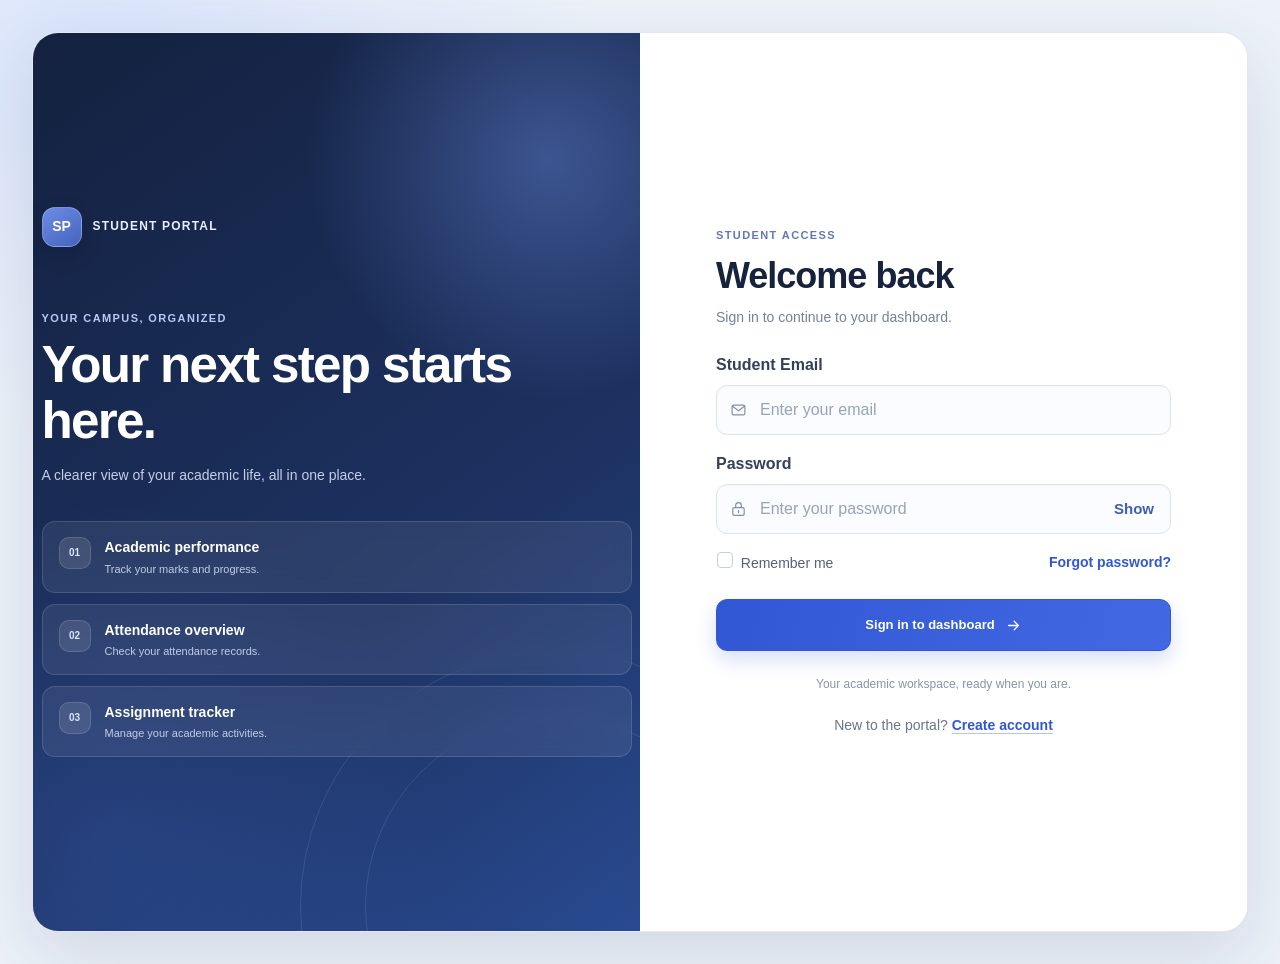
<file: index.html>
<!DOCTYPE html>
<html lang="en">

<head>
    <meta charset="UTF-8">

    <meta name="viewport" content="width=device-width, initial-scale=1.0">

    <title>Student Portal - Login</title>

    <!-- Bootstrap CSS -->
    <link
        href="https://cdn.jsdelivr.net/npm/bootstrap@5.3.3/dist/css/bootstrap.min.css"
        rel="stylesheet">

    <!-- Our Custom CSS -->
    <link rel="stylesheet" href="css/style.css">
    <link rel="stylesheet" href="css/ui-polish.css">
</head>

<body class="login-page">

    <!-- Main Container -->
    <div class="container-fluid min-vh-100 login-shell">

        <div class="row min-vh-100 login-grid">

            <!-- Left Section -->
            <div class="col-md-6 d-flex align-items-center justify-content-center login-showcase-column">

                <div class="login-info">
                    <div class="login-brand">
                        <span class="login-brand-mark">SP</span>
                        <span>STUDENT PORTAL</span>
                    </div>

                    <span class="login-eyebrow">YOUR CAMPUS, ORGANIZED</span>
                    <h1>Your next step starts here.</h1>

                    <p>
                        A clearer view of your academic life, all in one place.
                    </p>

                    <div class="mt-4 login-features">
                        <div class="feature">
                            <strong>Academic performance</strong>
                            <p>Track your marks and progress.</p>
                        </div>

                        <div class="feature">
                            <strong>Attendance overview</strong>
                            <p>Check your attendance records.</p>
                        </div>

                        <div class="feature">
                            <strong>Assignment tracker</strong>
                            <p>Manage your academic activities.</p>
                        </div>
                    </div>
                </div>

            </div>


            <!-- Right Section -->
            <div class="col-md-6 d-flex align-items-center justify-content-center login-form-column">

                <div class="login-card">

                    <span class="login-form-eyebrow">STUDENT ACCESS</span>
                    <h2 class="mb-2">
                        Welcome back
                    </h2>

                    <p class="login-subtitle mb-4">
                        Sign in to continue to your dashboard.
                    </p>





                    <div id="loginMessage" class="alert d-none" role="alert" aria-live="polite"></div>
                    <!-- Login Form -->
                    <form id="loginForm" aria-label="Sign in to the student portal">

                        <!-- Email -->
                        <div class="mb-3">
                            <label for="email" class="form-label">
                                Student Email
                            </label>

                            <div class="input-with-icon">
                                <svg aria-hidden="true" viewBox="0 0 24 24"><rect x="3" y="5" width="18" height="14" rx="2"/><path d="m4 7 8 6 8-6"/></svg>
                                <input
                                    type="email"
                                    class="form-control"
                                    id="email"
                                    placeholder="Enter your email"
                                    autocomplete="username"
                                    required>
                            </div>
                        </div>


                        <!-- Password -->
                        <div class="mb-3">
                            <label for="password" class="form-label">
                                Password
                            </label>

                            <div class="password-field">
                                <svg class="password-field-icon" aria-hidden="true" viewBox="0 0 24 24"><rect x="4" y="10" width="16" height="11" rx="2"/><path d="M8 10V7a4 4 0 0 1 8 0v3M12 14v3"/></svg>
                                <input
                                    type="password"
                                    class="form-control"
                                    id="password"
                                    placeholder="Enter your password"
                                    autocomplete="current-password"
                                    minlength="8"
                                    required>
                                <button type="button" id="togglePassword" class="password-toggle" aria-label="Show password">Show</button>
                            </div>
                        </div>


                        <!-- Remember Me -->
                        <div class="login-options mb-4">
                            <div class="form-check">
                                <input
                                    class="form-check-input"
                                    type="checkbox"
                                    id="remember">
                                <label
                                    class="form-check-label"
                                    for="remember">Remember me</label>
                            </div>
                            <a href="#" id="forgotPassword">Forgot password?</a>
                        </div>


                        <!-- Login Button -->
                        <button id="loginButton"
                            type="submit"
                            class="btn btn-primary w-100">

                            <span id="loginButtonText">Sign in to dashboard</span>
                            <svg class="login-submit-icon" aria-hidden="true" viewBox="0 0 24 24"><path d="M5 12h14M13 6l6 6-6 6"/></svg>

                        </button>

                    </form>


                    <p class="login-footer mt-4 mb-0">
                        Your academic workspace, ready when you are.
                    </p>

                    <p class="auth-switch">New to the portal? <a href="register.html">Create account</a></p>

                </div>

            </div>

        </div>

    </div>


    <!-- Bootstrap JavaScript -->
    <script
        src="https://cdn.jsdelivr.net/npm/bootstrap@5.3.3/dist/js/bootstrap.bundle.min.js">
    </script>

    <!-- Our Custom JavaScript -->
    <script src="js/demo-auth.js"></script>
    <script src="js/script.js"></script>

</body>

</html>
</file>
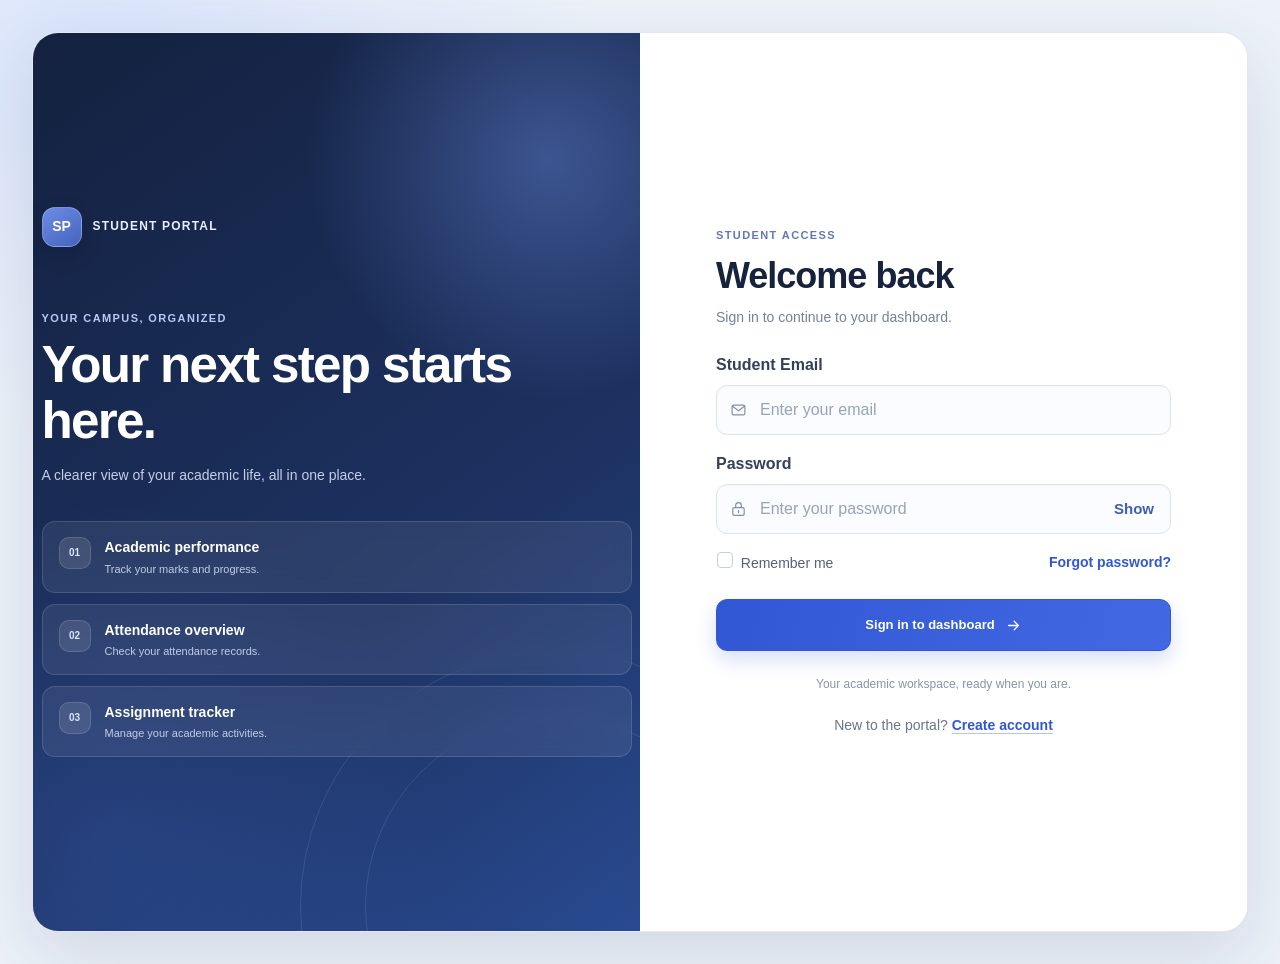
<file: dashboard.html>
<!DOCTYPE html>
<html lang="en">

<head>

    <meta charset="UTF-8">

    <meta name="viewport"
          content="width=device-width, initial-scale=1.0">

    <title>Student Portal - Dashboard</title>

    <link
        href="https://cdn.jsdelivr.net/npm/bootstrap@5.3.3/dist/css/bootstrap.min.css"
        rel="stylesheet">

    <link rel="stylesheet" href="css/style.css">
    <link rel="stylesheet" href="css/ui-polish.css">

</head>

<body>

<svg class="svg-library" xmlns="http://www.w3.org/2000/svg" aria-hidden="true">
    <symbol id="icon-dashboard" viewBox="0 0 24 24"><rect x="3" y="3" width="8" height="8" rx="2"/><rect x="14" y="3" width="7" height="5" rx="2"/><rect x="14" y="11" width="7" height="10" rx="2"/><rect x="3" y="14" width="8" height="7" rx="2"/></symbol>
    <symbol id="icon-profile" viewBox="0 0 24 24"><circle cx="12" cy="8" r="4"/><path d="M4 21a8 8 0 0 1 16 0"/></symbol>
    <symbol id="icon-marks" viewBox="0 0 24 24"><path d="M4 19V5M4 19h17"/><path d="m7 15 4-4 3 2 6-7"/></symbol>
    <symbol id="icon-attendance" viewBox="0 0 24 24"><circle cx="12" cy="12" r="9"/><path d="M12 7v5l3 2"/></symbol>
    <symbol id="icon-courses" viewBox="0 0 24 24"><path d="M4 5.5A2.5 2.5 0 0 1 6.5 3H20v17H6.5A2.5 2.5 0 0 0 4 22z"/><path d="M4 5.5v14A2.5 2.5 0 0 1 6.5 17H20"/></symbol>
    <symbol id="icon-assignments" viewBox="0 0 24 24"><path d="M8 4h-3a2 2 0 0 0-2 2v14a2 2 0 0 0 2 2h14a2 2 0 0 0 2-2V6a2 2 0 0 0-2-2h-3"/><rect x="8" y="2" width="8" height="4" rx="1"/><path d="m8 13 2.5 2.5L16 10"/></symbol>
    <symbol id="icon-arrow" viewBox="0 0 24 24"><path d="M5 12h14M13 6l6 6-6 6"/></symbol>
    <symbol id="icon-calendar" viewBox="0 0 24 24"><rect x="3" y="5" width="18" height="16" rx="2"/><path d="M16 3v4M8 3v4M3 10h18"/></symbol>
    <symbol id="icon-trend" viewBox="0 0 24 24"><path d="m3 17 6-6 4 4 8-9"/><path d="M15 6h6v6"/></symbol>
</svg>

<div class="container-fluid">

    <div class="row">

        <!-- ================= SIDEBAR ================= -->

        <aside class="col-md-3 col-lg-2 sidebar">

            <div class="sidebar-content">

                <h4 class="portal-title">
                    Student Portal
                </h4>

                <div class="student-profile">

                    <div class="profile-circle">
                        <span id="sidebarInitials">S</span>
                    </div>

                    <h5 id="sidebarStudentName">Student</h5>

                    <p id="sidebarStudentSemester"></p>

                </div>

                <nav id="sidebarNavigation">

                    <a href="#"
                       class="nav-link active"
                       aria-current="page"
                       data-section="dashboard">
                        <svg class="nav-icon" aria-hidden="true"><use href="#icon-dashboard"></use></svg>
                        <span>Dashboard</span>
                    </a>

                    <a href="#"
                       class="nav-link"
                       data-section="profile">
                        <svg class="nav-icon" aria-hidden="true"><use href="#icon-profile"></use></svg>
                        <span>Profile</span>
                    </a>

                    <a href="#"
                       class="nav-link"
                       data-section="marks">
                        <svg class="nav-icon" aria-hidden="true"><use href="#icon-marks"></use></svg>
                        <span>Marks</span>
                    </a>

                    <a href="#"
                       class="nav-link"
                       data-section="attendance">
                        <svg class="nav-icon" aria-hidden="true"><use href="#icon-attendance"></use></svg>
                        <span>Attendance</span>
                    </a>

                    <a href="#"
                       class="nav-link"
                       data-section="courses">
                        <svg class="nav-icon" aria-hidden="true"><use href="#icon-courses"></use></svg>
                        <span>Courses</span>
                    </a>

                    <a href="#"
                       class="nav-link"
                       data-section="assignments">
                        <svg class="nav-icon" aria-hidden="true"><use href="#icon-assignments"></use></svg>
                        <span>Assignments</span>
                        <span class="nav-link-count" id="navAssignmentCount">0</span>
                    </a>

                </nav>

                <button
                    class="btn btn-outline-light w-100 logout-btn"
                    onclick="logout()">
                    Logout
                </button>

            </div>

        </aside>


        <!-- ================= MAIN CONTENT ================= -->

        <main class="col-md-9 col-lg-10 dashboard-content">

            <button
                class="mobile-menu-btn"
                id="mobileMenuBtn"
                aria-expanded="false"
                aria-controls="sidebarNavigation">
                <span class="menu-glyph" aria-hidden="true">&#9776;</span> Menu
            </button>


            <!-- ================= DASHBOARD ================= -->

            <section
                id="dashboard"
                class="page-section">

                <div class="dashboard-header">

                    <div>

                        <h2>
                            Welcome back,
                            <span id="welcomeName">
                                Student
                            </span>
                            !
                        </h2>

                        <p>
                            Here's what's happening with your academics today.
                        </p>

                    </div>

                    <div>

                        <button
                            id="themeToggle"
                            class="theme-btn">
                            Dark Mode
                        </button>

                        <div
                            class="date"
                            id="currentDate">
                            Loading date...
                        </div>

                    </div>

                </div>


                <div class="dashboard-hero">
                    <div class="hero-copy">
                        <span class="hero-eyebrow">SEMESTER OVERVIEW</span>
                        <h3>Small steps, strong progress.</h3>
                        <p id="heroSummary">A quick look at your attendance, coursework, and what needs your attention next.</p>
                        <div class="hero-actions">
                            <button class="hero-primary" type="button" data-go-section="assignments" aria-controls="assignments">
                                Review assignments
                                <svg class="inline-icon" aria-hidden="true"><use href="#icon-arrow"></use></svg>
                            </button>
                            <button class="hero-secondary" type="button" data-go-section="attendance" aria-controls="attendance">Attendance details</button>
                        </div>
                    </div>
                    <div class="hero-attendance-wrap">
                        <div class="hero-attendance-ring" id="heroAttendanceRing" role="img" aria-label="Attendance progress">
                            <div class="hero-ring-center">
                                <strong id="heroAttendanceValue">0%</strong>
                                <span>attendance</span>
                            </div>
                        </div>
                        <div class="hero-attendance-note">
                            <span class="hero-status-dot"></span>
                            <span id="attendanceInsight">Loading your progress</span>
                        </div>
                    </div>
                </div>

                <!-- STAT CARDS -->

                <div class="row g-4 mb-4">

                    <div class="col-md-6 col-lg-3">

                        <div class="stat-card">

                            <div class="stat-icon">
                                <svg aria-hidden="true"><use href="#icon-attendance"></use></svg>
                            </div>

                            <div>

                                <p>Attendance</p>

                                <h3 id="dashboardAttendance">
                                    0%
                                </h3>
                                <span class="stat-note" id="attendanceStatNote">Across all subjects</span>

                            </div>

                        </div>

                    </div>


                    <div class="col-md-6 col-lg-3">

                        <div class="stat-card">

                            <div class="stat-icon">
                                <svg aria-hidden="true"><use href="#icon-trend"></use></svg>
                            </div>

                            <div>

                                <p>CGPA</p>

                                <h3 id="dashboardCgpa">&#8212;</h3>
                                <span class="stat-note">No CGPA record added yet</span>

                            </div>

                        </div>

                    </div>


                    <div class="col-md-6 col-lg-3">

                        <div class="stat-card">

                            <div class="stat-icon">
                                <svg aria-hidden="true"><use href="#icon-assignments"></use></svg>
                            </div>

                            <div>

                                <p>Assignments</p>

                                <h3 id="dashboardAssignments">
                                    0
                                </h3>
                                <span class="stat-note" id="dashboardAssignmentNote">Tasks this semester</span>

                            </div>

                        </div>

                    </div>


                    <div class="col-md-6 col-lg-3">

                        <div class="stat-card">

                            <div class="stat-icon">
                                <svg aria-hidden="true"><use href="#icon-courses"></use></svg>
                            </div>

                            <div>

                                <p>Courses</p>

                                <h3 id="dashboardCourses">
                                    0
                                </h3>
                                <span class="stat-note">In your current semester</span>

                            </div>

                        </div>

                    </div>

                </div>


                <div class="dashboard-panel-grid">
                    <div class="dashboard-card dashboard-panel">
                        <div class="card-header-custom">
                            <div>
                                <span class="panel-kicker">STAY AHEAD</span>
                                <h4>Upcoming assignments</h4>
                            </div>
                            <button class="text-action" type="button" data-go-section="assignments" aria-controls="assignments">
                                View all <svg class="inline-icon" aria-hidden="true"><use href="#icon-arrow"></use></svg>
                            </button>
                        </div>
                        <div id="dashboardUpcoming" class="upcoming-list"></div>
                    </div>

                    <div class="dashboard-card dashboard-panel">
                        <div class="card-header-custom">
                            <div>
                                <span class="panel-kicker">SEMESTER SNAPSHOT</span>
                                <h4>Course progress</h4>
                            </div>
                            <button class="text-action" type="button" data-go-section="courses" aria-controls="courses">
                                Courses <svg class="inline-icon" aria-hidden="true"><use href="#icon-arrow"></use></svg>
                            </button>
                        </div>
                        <div id="dashboardCourseProgress" class="course-progress-list"></div>
                    </div>
                </div>

                <div class="dashboard-card activity-panel">
                    <div class="card-header-custom">
                        <div>
                            <span class="panel-kicker">YOUR LATEST UPDATES</span>
                            <h4>Recent activity</h4>
                        </div>
                        <span class="activity-live">No entries yet</span>
                    </div>
                    <div id="activityContainer"></div>
                </div>

            </section>


            <!-- ================= PROFILE ================= -->

            <section
                id="profile"
                class="page-section d-none">

                <div class="dashboard-header">

                    <div>

                        <h2>My Profile</h2>

                        <p>
                            View your student information
                        </p>

                    </div>

                </div>


                <div class="dashboard-card profile-card">
                    <div class="profile-toolbar">
                        <p id="profileUpdateStatus" class="profile-update-status" aria-live="polite">Your profile details are ready to review.</p>
                        <button id="editProfileButton" class="profile-edit-button" type="button" aria-controls="profileEditor" aria-expanded="false">Edit profile</button>
                    </div>
                    <div class="profile-heading">
                        <div class="profile-circle">
                            <span id="profileInitials">MM</span>
                        </div>
                        <div class="profile-heading-copy">
                            <span class="profile-kicker">STUDENT PROFILE</span>
                            <h3 id="studentName">Student Name</h3>
                            <span class="profile-semester" id="studentSemester">Semester</span>
                        </div>
                    </div>

                    <div class="profile-details">
                        <div class="profile-detail">
                            <span>Department</span>
                            <strong id="studentDepartment">Department</strong>
                        </div>
                        <div class="profile-detail">
                            <span>Student email</span>
                            <strong id="studentEmail">Email</strong>
                        </div>
                    </div>

                    <div class="profile-details profile-details-expanded">
                        <div class="profile-detail"><span>Register number</span><strong id="studentRegisterNumber">Not provided</strong></div>
                        <div class="profile-detail"><span>Date of birth</span><strong id="studentDateOfBirth">Not provided</strong></div>
                        <div class="profile-detail"><span>Gender</span><strong id="studentGender">Not provided</strong></div>
                        <div class="profile-detail"><span>Phone</span><strong id="studentPhone">Not provided</strong></div>
                        <div class="profile-detail"><span>Section</span><strong id="studentSection">Not provided</strong></div>
                        <div class="profile-detail"><span>Academic year</span><strong id="studentAcademicYear">Not provided</strong></div>
                        <div class="profile-detail"><span>Address</span><strong id="studentAddress">Not provided</strong></div>
                        <div class="profile-detail"><span>Guardian name</span><strong id="studentGuardianName">Not provided</strong></div>
                        <div class="profile-detail"><span>Guardian phone</span><strong id="studentGuardianPhone">Not provided</strong></div>
                        <div class="profile-detail"><span>Skills and interests</span><strong id="studentInterests">Not provided</strong></div>
                    </div>

                    <form id="profileEditor" class="profile-editor d-none" aria-label="Edit student profile">
                        <div class="profile-editor-heading">
                            <div>
                                <span class="profile-kicker">PROFILE SETTINGS</span>
                                <h4>Update your information</h4>
                            </div>
                            <span class="profile-local-note">Saved on this device</span>
                        </div>
                        <div class="profile-form-grid">
                            <div class="profile-field">
                                <label for="editStudentName">Full name</label>
                                <input id="editStudentName" name="name" type="text" autocomplete="name" required maxlength="80">
                            </div>
                            <div class="profile-field">
                                <label for="editStudentEmail">Student email</label>
                                <input id="editStudentEmail" name="email" type="email" autocomplete="email" required maxlength="120">
                            </div>
                            <div class="profile-field">
                                <label for="editStudentDepartment">Department</label>
                                <input id="editStudentDepartment" name="department" type="text" maxlength="100">
                            </div>
                            <div class="profile-field">
                                <label for="editStudentSemester">Semester</label>
                                <input id="editStudentSemester" name="semester" type="text" maxlength="40">
                            </div>
                            <div class="profile-field">
                                <label for="editStudentRegisterNumber">Register number</label>
                                <input id="editStudentRegisterNumber" name="registerNumber" type="text" maxlength="40">
                            </div>
                            <div class="profile-field">
                                <label for="editStudentDateOfBirth">Date of birth</label>
                                <input id="editStudentDateOfBirth" name="dateOfBirth" type="date">
                            </div>
                            <div class="profile-field">
                                <label for="editStudentGender">Gender</label>
                                <select id="editStudentGender" name="gender">
                                    <option value="">Prefer not to say</option>
                                    <option value="Female">Female</option>
                                    <option value="Male">Male</option>
                                    <option value="Other">Other</option>
                                </select>
                            </div>
                            <div class="profile-field">
                                <label for="editStudentPhone">Phone number</label>
                                <input id="editStudentPhone" name="phone" type="tel" autocomplete="tel" maxlength="20">
                            </div>
                            <div class="profile-field">
                                <label for="editStudentSection">Section</label>
                                <input id="editStudentSection" name="section" type="text" maxlength="20">
                            </div>
                            <div class="profile-field">
                                <label for="editStudentAcademicYear">Academic year</label>
                                <input id="editStudentAcademicYear" name="academicYear" type="text" placeholder="e.g. 2026&#8211;2027" maxlength="20">
                            </div>
                            <div class="profile-field">
                                <label for="editStudentAddress">Address</label>
                                <input id="editStudentAddress" name="address" type="text" autocomplete="street-address" maxlength="200">
                            </div>
                            <div class="profile-field">
                                <label for="editStudentGuardianName">Guardian name</label>
                                <input id="editStudentGuardianName" name="guardianName" type="text" maxlength="80">
                            </div>
                            <div class="profile-field">
                                <label for="editStudentGuardianPhone">Guardian phone</label>
                                <input id="editStudentGuardianPhone" name="guardianPhone" type="tel" maxlength="20">
                            </div>
                            <div class="profile-field">
                                <label for="editStudentInterests">Skills and interests</label>
                                <input id="editStudentInterests" name="interests" type="text" maxlength="200" placeholder="e.g. Robotics, football">
                            </div>
                        </div>
                        <div class="profile-editor-actions">
                            <button id="cancelProfileEdit" class="profile-cancel-button" type="button">Cancel</button>
                            <button class="profile-save-button" type="submit">Save updates</button>
                        </div>
                    </form>
                </div>

            </section>


            <!-- ================= MARKS ================= -->

            <section
                id="marks"
                class="page-section d-none">

                <div class="dashboard-header">

                    <div>

                        <h2>My Marks</h2>

                        <p>
                            View your academic performance
                        </p>

                    </div>

                </div>


                <div class="d-flex justify-content-end mb-3"><button id="toggleMarksEditor" type="button" class="btn btn-outline-primary">Edit Marks</button></div><div class="dashboard-card marks-editor-card" hidden>
    <h4>Manage Marks</h4>
    <p class="text-muted">Add a subject or edit an existing record.</p>
    <form id="marksEditorForm">
        <input type="hidden" id="marksEditIndex" value="">
        <div class="marks-editor-grid">
            <div>
                <label for="marksSubjectInput" class="form-label">Subject</label>
                <input id="marksSubjectInput" class="form-control" type="text" maxlength="100" required placeholder="Subject name">
            </div>
            <div>
                <label for="marksValueInput" class="form-label">Marks (%)</label>
                <input id="marksValueInput" class="form-control" type="number" min="0" max="100" step="0.1" required placeholder="0&#8211;100">
            </div>
        </div>
        <div class="marks-editor-actions">
            <button id="marksSaveButton" class="btn btn-primary" type="submit">Add subject</button>
            <button id="marksCancelButton" class="btn btn-outline-secondary" type="button" hidden>Cancel edit</button>
        </div>
        <p id="marksEditorMessage" role="status" aria-live="polite"></p>
    </form>
</div>
<div class="dashboard-card">

                    <div class="card-header-custom">

                        <h4>
                            Semester Performance
                        </h4>

                        <span id="marksAverage">
                            Average: 0%
                        </span>

                    </div>


                    <div class="table-responsive">

                        <table class="table">
                            <caption class="visually-hidden">Marks and grades for this semester</caption>

                            <thead>

                                <tr>

                                    <th>
                                        Subject
                                    </th>

                                    <th>
                                        Marks
                                    </th>

                                    <th>
                                        Grade
                                    </th>
                                    <th>Actions</th>

                                </tr>

                            </thead>

                            <tbody id="marksTableBody"></tbody>

                        </table>

                    </div>

                </div>

            </section>


            <!-- ================= ATTENDANCE ================= -->

            <section
                id="attendance"
                class="page-section d-none">

                <div class="dashboard-header">

                    <div>

                        <h2>Attendance</h2>

                        <p>
                            Track your subject-wise attendance
                        </p>

                    </div>

                </div>


                <div class="row g-4">

                    <div class="col-md-5">

                        <div class="dashboard-card text-center">

                            <h4>
                                Overall Attendance
                            </h4>

                            <div class="attendance-circle" id="attendanceProgressCircle" role="img" aria-label="Overall attendance">

                                <strong id="overallPercentage">
                                    0%
                                </strong>

                                <span>
                                    Attendance
                                </span>

                            </div>


                            <div class="attendance-info">

                                <div>

                                    <span>
                                        Total Classes
                                    </span>

                                    <strong id="totalClasses">
                                        0
                                    </strong>

                                </div>


                                <div>

                                    <span>
                                        Present
                                    </span>

                                    <strong id="presentClasses">
                                        0
                                    </strong>

                                </div>


                                <div>

                                    <span>
                                        Absent
                                    </span>

                                    <strong id="absentClasses">
                                        0
                                    </strong>

                                </div>

                            </div>

                        </div>

                    </div>


                    <div class="col-md-7">

                        <div class="dashboard-card">

                            <div class="d-flex justify-content-end mb-3">
    <button id="toggleAttendanceEditor" type="button" class="btn btn-outline-primary">Manage Attendance</button>
</div>
<div id="attendanceEditorCard" class="dashboard-card mb-4" hidden>
    <h4>Manage Attendance Records</h4>
    <form id="attendanceEditorForm">
        <input type="hidden" id="attendanceEditIndex" value="">
        <div class="row g-3">
            <div class="col-md-6">
                <label for="attendanceSubjectInput" class="form-label">Subject</label>
                <input id="attendanceSubjectInput" class="form-control" type="text" maxlength="100" required>
            </div>
            <div class="col-md-3">
                <label for="attendanceTotalInput" class="form-label">Total classes</label>
                <input id="attendanceTotalInput" class="form-control" type="number" min="0" max="100000" step="1" required>
            </div>
            <div class="col-md-3">
                <label for="attendancePresentInput" class="form-label">Present classes</label>
                <input id="attendancePresentInput" class="form-control" type="number" min="0" max="100000" step="1" required>
            </div>
        </div>
        <div class="mt-3 d-flex flex-wrap gap-2">
            <button id="attendanceSaveButton" class="btn btn-primary" type="submit">Add subject</button>
            <button id="attendanceCancelButton" class="btn btn-outline-secondary" type="button" hidden>Cancel edit</button>
        </div>
        <p id="attendanceEditorMessage" class="mt-2 mb-0" role="status" aria-live="polite"></p>
    </form>
    <div class="table-responsive mt-3">
        <table class="table align-middle">
            <thead><tr><th>Subject</th><th>Total</th><th>Present</th><th>Absent</th><th>Actions</th></tr></thead>
            <tbody id="attendanceEditorTableBody"></tbody>
        </table>
    </div>
</div><div class="card-header-custom">

                                <h4>
                                    Subject Attendance
                                </h4>

                            </div>

                            <div id="attendanceList"></div>

                        </div>

                    </div>

                </div>

            </section>


            <!-- ================= COURSES ================= -->

            <section
                id="courses"
                class="page-section d-none">

                <div class="dashboard-header">

                    <div>

                        <h2>My Courses</h2>

                        <p>
                            View your current semester courses
                        </p>

                    </div>

                </div>


                <div class="d-flex justify-content-end mb-3">
    <button id="toggleCoursesEditor" type="button" class="btn btn-outline-primary">Manage Courses</button>
</div>
<div id="coursesEditorCard" class="dashboard-card mb-4" hidden>
    <h4>Manage Courses</h4>
    <form id="coursesEditorForm">
        <input type="hidden" id="coursesEditIndex" value="">
        <div class="row g-3">
            <div class="col-md-6">
                <label for="courseCodeInput" class="form-label">Course code</label>
                <input id="courseCodeInput" class="form-control" maxlength="20" required>
            </div>
            <div class="col-md-6">
                <label for="courseNameInput" class="form-label">Course name</label>
                <input id="courseNameInput" class="form-control" maxlength="100" required>
            </div>
            <div class="col-md-8">
                <label for="courseInstructorInput" class="form-label">Instructor</label>
                <input id="courseInstructorInput" class="form-control" maxlength="100" required>
            </div>
            <div class="col-md-4">
                <label for="courseProgressInput" class="form-label">Progress (%)</label>
                <input id="courseProgressInput" class="form-control" type="number" min="0" max="100" step="1" required>
            </div>
        </div>
        <div class="mt-3 d-flex flex-wrap gap-2">
            <button id="courseSaveButton" class="btn btn-primary" type="submit">Add course</button>
            <button id="courseCancelButton" class="btn btn-outline-secondary" type="button" hidden>Cancel edit</button>
        </div>
        <p id="coursesEditorMessage" class="mt-2" role="status" aria-live="polite"></p>
        <div class="table-responsive mt-3">
            <table class="table align-middle">
                <thead><tr><th>Code</th><th>Course</th><th>Instructor</th><th>Progress</th><th>Actions</th></tr></thead>
                <tbody id="coursesEditorTableBody"></tbody>
            </table>
        </div>
    </form>
</div>
<div
                    class="row g-4"
                    id="coursesContainer">
                </div>

            </section>


            <!-- ================= ASSIGNMENTS ================= -->

            <section
                id="assignments"
                class="page-section d-none">

                <div class="dashboard-header">

                    <div>

                        <h2>Assignments</h2>

                        <p>
                            Track your upcoming and completed assignments
                        </p>

                    </div>

                </div>


                <div class="d-flex justify-content-end mb-3">
    <button id="toggleAssignmentsEditor" type="button" class="btn btn-outline-primary">Manage Assignments</button>
</div>
<div id="assignmentsEditorCard" class="dashboard-card mb-4" hidden>
    <h4>Manage Assignments</h4>
    <form id="assignmentsEditorForm">
        <input type="hidden" id="assignmentsEditIndex" value="">
        <div class="row g-3">
            <div class="col-md-6">
                <label for="assignmentTitleInput" class="form-label">Assignment title</label>
                <input id="assignmentTitleInput" class="form-control" maxlength="120" required>
            </div>
            <div class="col-md-6">
                <label for="assignmentSubjectInput" class="form-label">Subject</label>
                <input id="assignmentSubjectInput" class="form-control" maxlength="100" required>
            </div>
            <div class="col-md-6">
                <label for="assignmentDueDateInput" class="form-label">Due date</label>
                <input id="assignmentDueDateInput" class="form-control" type="date" required>
            </div>
            <div class="col-md-6">
                <label for="assignmentStatusInput" class="form-label">Status</label>
                <select id="assignmentStatusInput" class="form-select" required>
                    <option value="Pending">Pending</option>
                    <option value="Due Soon">Due Soon</option>
                    <option value="Completed">Completed</option>
                </select>
            </div>
        </div>
        <div class="mt-3 d-flex flex-wrap gap-2">
            <button id="assignmentSaveButton" type="submit" class="btn btn-primary">Add assignment</button>
            <button id="assignmentCancelButton" type="button" class="btn btn-outline-secondary" hidden>Cancel edit</button>
        </div>
        <p id="assignmentsEditorMessage" class="mt-2" role="status" aria-live="polite"></p>
        <div class="table-responsive mt-3">
            <table class="table align-middle">
                <thead><tr><th>Title</th><th>Subject</th><th>Due date</th><th>Status</th><th>Actions</th></tr></thead>
                <tbody id="assignmentsEditorTableBody"></tbody>
            </table>
        </div>
    </form>
</div><div class="dashboard-card">

                    <div class="card-header-custom">

                        <h4>
                            My Assignments
                        </h4>

                        <span id="assignmentCount">
                            0 Assignments
                        </span>

                    </div>


                    <!-- FILTER BUTTONS -->

                    <div class="d-flex flex-wrap gap-2 mb-3">

                        <button
                            class="btn btn-outline-primary assignment-filter active"
                            data-status="All"
                            aria-pressed="true">
                            All
                        </button>

                        <button
                            class="btn btn-outline-primary assignment-filter"
                            data-status="Pending"
                            aria-pressed="false">
                            Pending
                        </button>

                        <button
                            class="btn btn-outline-danger assignment-filter"
                            data-status="Due Soon"
                            aria-pressed="false">
                            Due Soon
                        </button>

                        <button
                            class="btn btn-outline-success assignment-filter"
                            data-status="Completed"
                            aria-pressed="false">
                            Completed
                        </button>

                    </div>


                    <!-- SEARCH -->

                    <input
                        type="text"
                        id="assignmentSearch"
                        class="form-control mb-4"
                        placeholder="Search assignments..."
                        aria-label="Search assignments">


                    <div id="assignmentsContainer"></div>

                </div>

            </section>

        </main>

    </div>

</div>


<script
    src="https://cdn.jsdelivr.net/npm/bootstrap@5.3.3/dist/js/bootstrap.bundle.min.js">
</script>

<script src="js/demo-auth.js"></script>
<script src="js/script.js"></script>

</body>

</html>
</file>
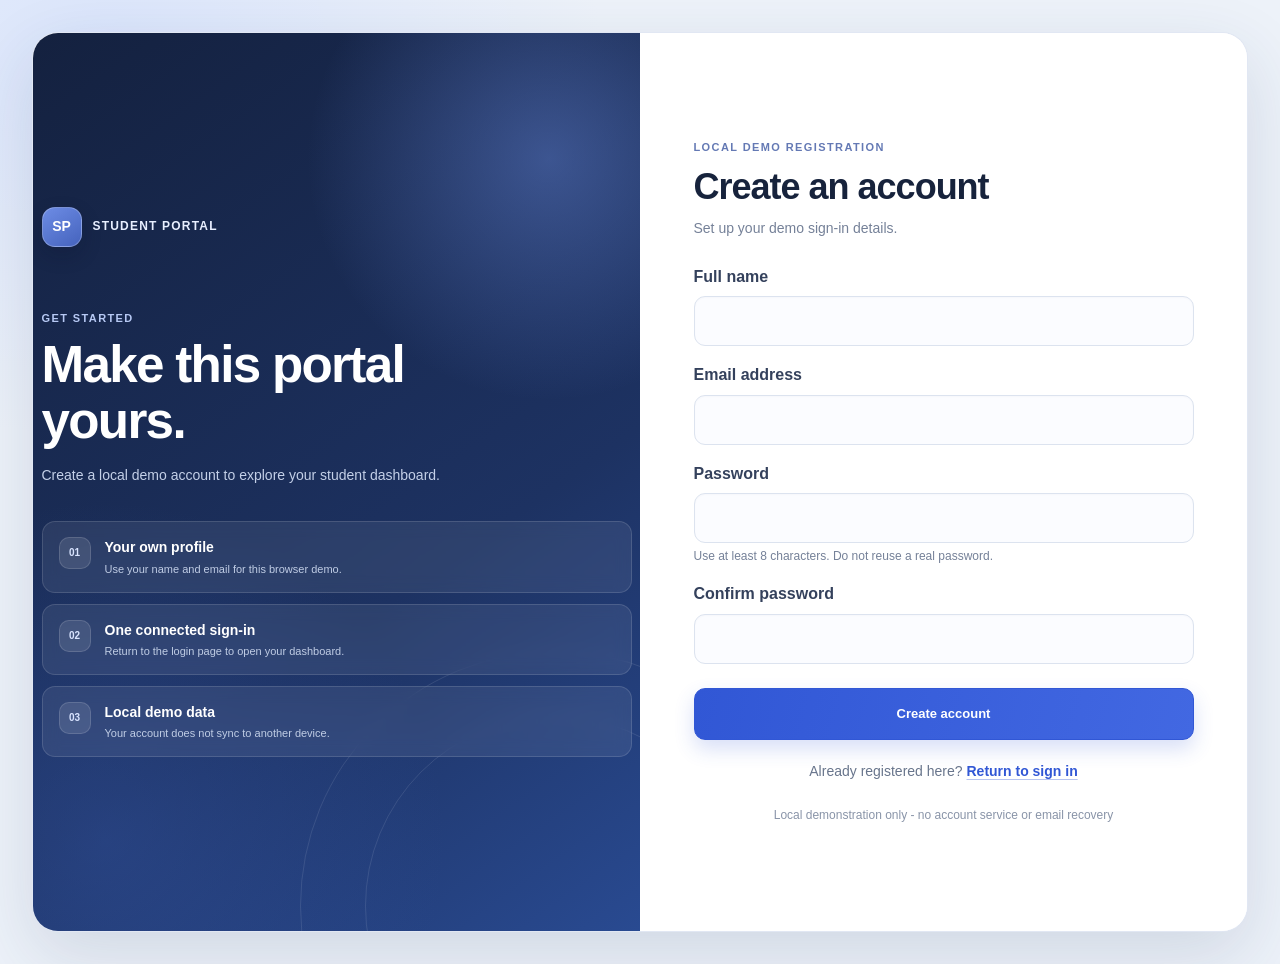
<file: register.html>
<!DOCTYPE html>
<html lang="en">

<head>
    <meta charset="UTF-8">
    <meta name="viewport" content="width=device-width, initial-scale=1.0">
    <title>Create account - Student Portal</title>
    <link href="https://cdn.jsdelivr.net/npm/bootstrap@5.3.3/dist/css/bootstrap.min.css" rel="stylesheet">
    <link rel="stylesheet" href="css/style.css">
    <link rel="stylesheet" href="css/ui-polish.css">
</head>

<body class="login-page register-page">
    <div class="container-fluid min-vh-100 login-shell">
        <div class="row min-vh-100 login-grid">
            <div class="col-md-6 d-flex align-items-center justify-content-center login-showcase-column">
                <div class="login-info">
                    <div class="login-brand">
                        <span class="login-brand-mark">SP</span>
                        <span>STUDENT PORTAL</span>
                    </div>
                    <span class="login-eyebrow">GET STARTED</span>
                    <h1>Make this portal yours.</h1>
                    <p>Create a local demo account to explore your student dashboard.</p>
                    <div class="mt-4 login-features">
                        <div class="feature">
                            <strong>Your own profile</strong>
                            <p>Use your name and email for this browser demo.</p>
                        </div>
                        <div class="feature">
                            <strong>One connected sign-in</strong>
                            <p>Return to the login page to open your dashboard.</p>
                        </div>
                        <div class="feature">
                            <strong>Local demo data</strong>
                            <p>Your account does not sync to another device.</p>
                        </div>
                    </div>
                </div>
            </div>

            <div class="col-md-6 d-flex align-items-center justify-content-center login-form-column">
                <div class="login-card">
                    <span class="login-form-eyebrow">LOCAL DEMO REGISTRATION</span>
                    <h2 class="mb-2">Create an account</h2>
                    <p class="login-subtitle mb-4">Set up your demo sign-in details.</p>



                    <div id="registerMessage" class="alert d-none" role="status" aria-live="polite"></div>

                    <form id="registerForm" novalidate aria-label="Create a local demo account">
                        <div class="mb-3">
                            <label for="registerName" class="form-label">Full name</label>
                            <input id="registerName" name="name" class="form-control" type="text" autocomplete="name" maxlength="80" required>
                        </div>
                        <div class="mb-3">
                            <label for="registerEmail" class="form-label">Email address</label>
                            <input id="registerEmail" name="email" class="form-control" type="email" autocomplete="email" maxlength="120" required>
                        </div>
                        <div class="mb-3">
                            <label for="registerPassword" class="form-label">Password</label>
                            <input id="registerPassword" name="password" class="form-control" type="password" autocomplete="new-password" minlength="8" required>
                            <small class="form-help">Use at least 8 characters. Do not reuse a real password.</small>
                        </div>
                        <div class="mb-4">
                            <label for="confirmPassword" class="form-label">Confirm password</label>
                            <input id="confirmPassword" name="confirmPassword" class="form-control" type="password" autocomplete="new-password" minlength="8" required>
                        </div>
                        <button id="registerButton" type="submit" class="btn btn-primary w-100">
                            <span id="registerButtonText">Create account</span>
                        </button>
                    </form>

                    <p class="auth-switch">Already registered here? <a href="index.html">Return to sign in</a></p>
                    <p class="login-footer mt-4 mb-0">Local demonstration only - no account service or email recovery</p>
                </div>
            </div>
        </div>
    </div>

    <script src="js/demo-auth.js"></script>
    <script src="js/script.js"></script>
</body>

</html>
</file>
<file: css/style.css>
/* =========================================================
   STUDENT PORTAL — GLOBAL DESIGN SYSTEM
   Preserves login, dashboard, dark mode and mobile layouts
   ========================================================= */

:root {
    --primary: #3157d5;
    --primary-dark: #2445b5;
    --primary-soft: #edf2ff;
    --sidebar-bg: #14213d;
    --sidebar-hover: #243654;
    --page-bg: #f4f7fc;
    --surface: #ffffff;
    --text: #17233c;
    --text-muted: #758198;
    --border: #e7ebf3;
    --success: #15966b;
    --warning: #d99018;
    --danger: #d94b55;
    --shadow: 0 8px 28px rgba(27, 45, 85, 0.06);
    --radius: 16px;
    --sidebar-width: 258px;
}

* {
    box-sizing: border-box;
}

html {
    scroll-behavior: smooth;
}

body {
    margin: 0;
    font-family: Inter, "Segoe UI", Arial, sans-serif;
    background: var(--page-bg);
    color: var(--text);
    font-size: 15px;
    line-height: 1.6;
    -webkit-font-smoothing: antialiased;
}

button,
input,
select,
textarea {
    font: inherit;
}

button {
    cursor: pointer;
}

a {
    color: var(--primary);
    text-decoration: none;
}

a:hover {
    color: var(--primary-dark);
}

/* =========================================================
   DASHBOARD LAYOUT
   ========================================================= */

body:has(.sidebar) {
    background: var(--page-bg);
}

.container-fluid {
    padding: 0;
}

.container-fluid > .row {
    min-height: 100vh;
    margin: 0;
}

.sidebar {
    position: relative;
    min-height: 100vh;
    padding: 0;
    background: var(--sidebar-bg);
    color: #fff;
    z-index: 100;
}

.sidebar-content {
    position: sticky;
    top: 0;
    display: flex;
    flex-direction: column;
    min-height: 100vh;
    padding: 28px 18px 22px;
}

.portal-title {
    display: flex;
    align-items: center;
    gap: 11px;
    margin: 0 0 34px;
    padding: 0 10px;
    color: #fff;
    font-size: 21px;
    font-weight: 750;
    letter-spacing: -0.5px;
}

.portal-title::before {
    content: "S";
    display: grid;
    place-items: center;
    width: 38px;
    height: 38px;
    flex-shrink: 0;
    border-radius: 12px;
    background: var(--primary);
    color: #fff;
    font-size: 21px;
    font-weight: 800;
}

.student-profile {
    margin-bottom: 28px;
    padding: 0 10px 25px;
    border-bottom: 1px solid rgba(255, 255, 255, 0.12);
}

.profile-circle {
    display: grid;
    place-items: center;
    width: 64px;
    height: 64px;
    margin: 0 auto 15px;
    border: 3px solid rgba(255, 255, 255, 0.15);
    border-radius: 50%;
    background: linear-gradient(135deg, #6f8cff, #4260d9);
    color: #fff;
    font-size: 19px;
    font-weight: 750;
    letter-spacing: 0.5px;
}

.sidebar .student-profile .profile-circle {
    margin-left: 0;
}

.student-profile h5 {
    margin: 0 0 5px;
    color: #fff;
    font-size: 15px;
    font-weight: 650;
    overflow-wrap: anywhere;
}

.student-profile p {
    margin: 0;
    color: #aebbd1;
    font-size: 13px;
}

.sidebar nav {
    display: flex;
    flex-direction: column;
    gap: 7px;
}

.sidebar .nav-link {
    display: flex;
    align-items: center;
    gap: 12px;
    min-height: 46px;
    padding: 11px 13px;
    border-radius: 10px;
    color: #c5cfe0;
    font-size: 14px;
    font-weight: 550;
    transition: background 0.2s ease, color 0.2s ease;
}

.sidebar .nav-link:hover {
    background: var(--sidebar-hover);
    color: #fff;
}

.sidebar .nav-link.active {
    background: var(--primary);
    color: #fff;
    box-shadow: 0 5px 15px rgba(49, 87, 213, 0.25);
}

.logout-btn {
    margin-top: auto;
    padding: 11px 14px;
    border-color: rgba(255, 255, 255, 0.22);
    border-radius: 10px;
    color: #e0e7f4;
    font-weight: 600;
}

.logout-btn:hover {
    border-color: #f87171;
    background: rgba(248, 113, 113, 0.12);
    color: #fff;
}

.dashboard-content {
    min-width: 0;
    padding: 34px clamp(20px, 3vw, 44px);
    background: var(--page-bg);
}

.page-section {
    width: 100%;
    max-width: 1600px;
    margin: 0 auto;
    animation: sectionFade 0.25s ease;
}

.page-section.d-none {
    display: none !important;
}

.dashboard-header {
    display: flex;
    align-items: flex-start;
    justify-content: space-between;
    gap: 24px;
    margin-bottom: 30px;
}

.dashboard-header h2 {
    margin: 0 0 8px;
    color: var(--text);
    font-size: clamp(24px, 2.4vw, 32px);
    font-weight: 750;
    letter-spacing: -0.9px;
    line-height: 1.25;
}

.dashboard-header p {
    margin: 0;
    color: var(--text-muted);
    font-size: 14px;
}

#dashboard .dashboard-header > div:last-child {
    flex-shrink: 0;
    text-align: right;
}

.date {
    margin-top: 10px;
    color: var(--text-muted);
    font-size: 13px;
}

/* =========================================================
   THEME BUTTON AND MOBILE MENU
   ========================================================= */

.theme-btn {
    display: inline-flex;
    align-items: center;
    justify-content: center;
    gap: 8px;
    padding: 10px 15px;
    border: 1px solid var(--border);
    border-radius: 10px;
    background: var(--surface);
    color: var(--text);
    font-size: 13px;
    font-weight: 650;
    box-shadow: 0 3px 10px rgba(25, 40, 75, 0.04);
    transition: 0.2s ease;
}

.theme-btn:hover {
    border-color: #bdcafa;
    background: var(--primary-soft);
    color: var(--primary-dark);
}

.mobile-menu-btn {
    display: none;
    align-items: center;
    gap: 8px;
    margin-bottom: 20px;
    padding: 10px 15px;
    border: 0;
    border-radius: 10px;
    background: var(--sidebar-bg);
    color: #fff;
    font-weight: 600;
}

/* =========================================================
   DASHBOARD STATISTICS
   ========================================================= */

.stat-card {
    position: relative;
    display: flex;
    align-items: center;
    gap: 16px;
    height: 100%;
    min-height: 132px;
    padding: 23px 20px;
    overflow: hidden;
    border: 1px solid var(--border);
    border-radius: var(--radius);
    background: var(--surface);
    box-shadow: var(--shadow);
    transition: transform 0.2s ease, box-shadow 0.2s ease;
}

.stat-card:hover {
    transform: translateY(-3px);
    box-shadow: 0 12px 32px rgba(27, 45, 85, 0.1);
}

.stat-icon {
    display: grid;
    place-items: center;
    width: 51px;
    height: 51px;
    flex-shrink: 0;
    border-radius: 14px;
    background: var(--primary-soft);
    color: var(--primary);
    font-size: 22px;
    font-weight: 750;
}

.stat-card:nth-child(2) .stat-icon {
    background: #e6f8f0;
    color: var(--success);
}

.stat-card p {
    margin: 0 0 7px;
    color: var(--text-muted);
    font-size: 13px;
    font-weight: 600;
}

.stat-card h3 {
    margin: 0;
    color: var(--text);
    font-size: clamp(24px, 2vw, 30px);
    font-weight: 750;
    letter-spacing: -0.8px;
    line-height: 1.2;
}

/* =========================================================
   CONTENT CARDS AND RECENT ACTIVITY
   ========================================================= */

.dashboard-card {
    min-width: 0;
    padding: 25px;
    border: 1px solid var(--border);
    border-radius: var(--radius);
    background: var(--surface);
    box-shadow: var(--shadow);
}

.card-header-custom {
    display: flex;
    align-items: center;
    justify-content: space-between;
    gap: 16px;
    margin-bottom: 23px;
}

.card-header-custom h4 {
    margin: 0;
    color: var(--text);
    font-size: 17px;
    font-weight: 750;
}

.card-header-custom > span {
    color: var(--text-muted);
    font-size: 13px;
}

#activityContainer {
    display: flex;
    flex-direction: column;
}

#activityContainer .assignment {
    position: relative;
    padding: 16px 12px 16px 19px;
    border-bottom: 1px solid var(--border);
    border-radius: 8px;
    transition: background 0.2s ease;
}

#activityContainer .assignment:last-child {
    border-bottom: 0;
}

#activityContainer .assignment::before {
    position: absolute;
    top: 23px;
    left: 3px;
    width: 7px;
    height: 7px;
    border-radius: 50%;
    background: var(--primary);
    content: "";
}

#activityContainer .assignment:hover {
    background: var(--primary-soft);
}

#activityContainer .assignment h6 {
    margin: 0 0 4px;
    color: var(--text);
    font-size: 14px;
    font-weight: 650;
}

#activityContainer .assignment p {
    margin: 0 0 4px;
    color: var(--text-muted);
    font-size: 13px;
}

#activityContainer .assignment small {
    color: var(--text-muted);
    font-size: 12px;
}

/* =========================================================
   PROFILE
   ========================================================= */

#profile .dashboard-card {
    max-width: 720px;
    margin: 0 auto;
    padding: 38px 24px;
}

#profile .profile-circle {
    width: 88px;
    height: 88px;
    margin: 0 auto 20px;
    font-size: 25px;
}

#profile #studentName {
    margin-bottom: 8px;
    font-size: 23px;
    font-weight: 750;
}

/* =========================================================
   MARKS TABLE
   ========================================================= */

.dashboard-card .table-responsive {
    border-radius: 10px;
}

.dashboard-card .table {
    margin-bottom: 0;
    vertical-align: middle;
    color: var(--text);
    --bs-table-bg: transparent;
    --bs-table-color: var(--text);
    --bs-table-border-color: var(--border);
}

.dashboard-card .table thead th {
    padding: 14px 16px;
    border-bottom: 1px solid var(--border);
    background: #f7f9fd;
    color: var(--text-muted);
    font-size: 12px;
    font-weight: 750;
    text-transform: uppercase;
    letter-spacing: 0.45px;
}

.dashboard-card .table tbody td {
    padding: 16px;
    font-size: 14px;
}

.dashboard-card .table tbody tr:hover > * {
    background: var(--primary-soft);
}

/* =========================================================
   ATTENDANCE
   ========================================================= */

.attendance-circle {
    display: flex;
    flex-direction: column;
    align-items: center;
    justify-content: center;
    width: 180px;
    height: 180px;
    margin: 25px auto;
    border: 10px solid #e3ebff;
    border-top-color: var(--primary);
    border-right-color: var(--primary);
    border-radius: 50%;
    background: var(--surface);
}

.attendance-circle strong {
    color: var(--text);
    font-size: 32px;
    font-weight: 800;
    line-height: 1.2;
}

.attendance-circle span {
    margin-top: 6px;
    color: var(--text-muted);
    font-size: 12px;
}

.attendance-info {
    display: grid;
    grid-template-columns: repeat(3, minmax(0, 1fr));
    gap: 12px;
    margin-top: 25px;
    padding-top: 20px;
    border-top: 1px solid var(--border);
}

.attendance-info > div {
    display: flex;
    flex-direction: column;
    gap: 5px;
    text-align: center;
}

.attendance-info span {
    color: var(--text-muted);
    font-size: 12px;
}

.attendance-info strong {
    color: var(--text);
    font-size: 20px;
    font-weight: 750;
}

#attendanceList > * {
    margin-bottom: 18px;
}

/* =========================================================
   COURSE CARDS
   ========================================================= */

#coursesContainer > [class*="col-"] {
    display: flex;
}

#coursesContainer .course-card,
#coursesContainer .dashboard-card {
    width: 100%;
    transition: transform 0.2s ease, box-shadow 0.2s ease;
}

#coursesContainer .course-card:hover,
#coursesContainer .dashboard-card:hover {
    transform: translateY(-3px);
    box-shadow: 0 12px 30px rgba(27, 45, 85, 0.09);
}

.progress {
    height: 8px;
    overflow: hidden;
    border-radius: 20px;
    background: #e9edf5;
}

.progress-bar {
    border-radius: 20px;
    background: var(--primary);
}

/* =========================================================
   ASSIGNMENTS AND FILTERS
   ========================================================= */

.assignment-filter {
    padding: 8px 15px;
    border-radius: 9px;
    font-size: 13px;
    font-weight: 650;
}

#assignmentSearch {
    min-height: 46px;
    padding: 11px 14px;
    border: 1px solid var(--border);
    border-radius: 10px;
    background: var(--surface);
    color: var(--text);
}

#assignmentSearch:focus {
    border-color: #9aafff;
    box-shadow: 0 0 0 3px rgba(49, 87, 213, 0.12);
}

#assignmentsContainer > * {
    margin-bottom: 14px;
}

/* =========================================================
   LOGIN PAGE — PRESERVED AND UPDATED
   ========================================================= */

.login-info {
    max-width: 500px;
    animation: fadeIn 0.7s ease;
}

.login-info h1 {
    margin-bottom: 15px;
    font-size: clamp(34px, 4vw, 48px);
    font-weight: 800;
    letter-spacing: -1.4px;
}

.login-info > p {
    color: var(--text-muted);
    font-size: 17px;
    line-height: 1.7;
}

.feature {
    margin-bottom: 15px;
    padding: 18px;
    border: 1px solid var(--border);
    border-radius: 12px;
    background: var(--surface);
    box-shadow: 0 4px 15px rgba(0, 0, 0, 0.04);
}

.feature strong {
    font-size: 15px;
}

.feature p {
    margin: 5px 0 0;
    color: var(--text-muted);
}

.login-card {
    width: 100%;
    max-width: 430px;
    padding: 36px;
    border: 1px solid var(--border);
    border-radius: 18px;
    background: var(--surface);
    box-shadow: 0 16px 48px rgba(27, 45, 85, 0.1);
    animation: slideUp 0.6s ease;
}

.login-card h2 {
    color: var(--text);
    font-weight: 800;
    letter-spacing: -0.5px;
}

.login-card .form-label {
    color: var(--text);
    font-size: 13px;
    font-weight: 650;
}

.login-card .form-control,
#loginMessage {
    border-radius: 9px;
}

.login-card .form-control {
    min-height: 46px;
    padding: 11px 13px;
}

.login-card .form-control:focus {
    border-color: #8ba3ff;
    box-shadow: 0 0 0 3px rgba(49, 87, 213, 0.12);
}

.login-card .btn-primary,
.btn-primary {
    border-color: var(--primary);
    background: var(--primary);
    font-weight: 650;
    transition: background 0.2s ease, transform 0.2s ease;
}

.login-card .btn-primary {
    min-height: 46px;
    border-radius: 9px;
}

.login-card .btn-primary:hover,
.btn-primary:hover {
    border-color: var(--primary-dark);
    background: var(--primary-dark);
}

.login-card .btn-primary:hover {
    transform: translateY(-1px);
}

/* Validation helpers */

.validation-error {
    margin-top: 5px;
    color: var(--danger);
    font-size: 13px;
}

.form-control.input-error {
    border-color: var(--danger);
}

.form-control.input-success {
    border-color: var(--success);
}

/* =========================================================
   DARK MODE
   ========================================================= */

body.dark-mode {
    --page-bg: #0d1424;
    --surface: #151f32;
    --text: #e8edf7;
    --text-muted: #a0aec4;
    --border: #29364b;
    --primary-soft: #202e50;
    --sidebar-bg: #0a1020;
    background: var(--page-bg);
    color: var(--text);
}

body.dark-mode .dashboard-content {
    background: var(--page-bg);
}

body.dark-mode .dashboard-header h2,
body.dark-mode .stat-card h3,
body.dark-mode .card-header-custom h4,
body.dark-mode #activityContainer .assignment h6,
body.dark-mode .attendance-circle strong,
body.dark-mode .attendance-info strong,
body.dark-mode #profile #studentName {
    color: var(--text);
}

body.dark-mode .stat-card,
body.dark-mode .dashboard-card,
body.dark-mode .login-card,
body.dark-mode .feature {
    border-color: var(--border);
    background: var(--surface);
    color: var(--text);
}

body.dark-mode .theme-btn {
    border-color: var(--border);
    background: var(--surface);
    color: var(--text);
}

body.dark-mode .theme-btn:hover {
    background: var(--primary-soft);
}

body.dark-mode .dashboard-card .table {
    --bs-table-bg: transparent;
    --bs-table-color: var(--text);
    --bs-table-border-color: var(--border);
}

body.dark-mode .dashboard-card .table thead th {
    background: #1b2840;
    color: var(--text-muted);
}

body.dark-mode .dashboard-card .table tbody tr:hover > * {
    background: var(--primary-soft);
}

body.dark-mode #assignmentSearch,
body.dark-mode .login-card .form-control {
    border-color: var(--border);
    background: #101a2b;
    color: var(--text);
}

body.dark-mode #assignmentSearch::placeholder,
body.dark-mode .login-card .form-control::placeholder {
    color: #8998b1;
}

body.dark-mode .attendance-circle {
    border-color: #344361;
    border-top-color: #7f9aff;
    border-right-color: #7f9aff;
    background: var(--surface);
}

body.dark-mode .progress {
    background: #29364b;
}

body.dark-mode #activityContainer .assignment:hover {
    background: var(--primary-soft);
}

/* =========================================================
   ANIMATIONS
   ========================================================= */

@keyframes fadeIn {
    from {
        opacity: 0;
        transform: translateX(-12px);
    }

    to {
        opacity: 1;
        transform: translateX(0);
    }
}

@keyframes slideUp {
    from {
        opacity: 0;
        transform: translateY(14px);
    }

    to {
        opacity: 1;
        transform: translateY(0);
    }
}

@keyframes sectionFade {
    from {
        opacity: 0.65;
    }

    to {
        opacity: 1;
    }
}

/* =========================================================
   TABLET AND MOBILE RESPONSIVENESS
   ========================================================= */

@media (max-width: 991.98px) {
    .sidebar-content {
        padding: 24px 12px 18px;
    }

    .portal-title {
        padding: 0 5px;
        font-size: 18px;
    }

    .dashboard-content {
        padding: 26px 22px;
    }

    .stat-card {
        padding: 19px 16px;
    }

    .stat-icon {
        width: 45px;
        height: 45px;
    }
}

@media (max-width: 767.98px) {
    .container-fluid > .row {
        display: block;
    }

    .sidebar {
        display: none;
        width: 100%;
        min-height: auto;
    }

    .sidebar.mobile-open {
        display: block;
    }

    .sidebar-content {
        position: static;
        min-height: auto;
        padding: 20px 16px;
    }

    .portal-title {
        margin-bottom: 20px;
    }

    .student-profile {
        margin-bottom: 18px;
        padding-bottom: 18px;
    }

    .student-profile .profile-circle {
        width: 48px;
        height: 48px;
        margin-bottom: 10px;
        font-size: 15px;
    }

    .sidebar nav {
        display: grid;
        grid-template-columns: repeat(2, minmax(0, 1fr));
    }

    .sidebar .nav-link {
        font-size: 13px;
    }

    .logout-btn {
        margin-top: 18px;
    }

    .dashboard-content {
        width: 100%;
        padding: 20px 15px 28px;
    }

    .mobile-menu-btn {
        display: inline-flex;
    }

    .dashboard-header {
        flex-direction: column;
        gap: 17px;
        margin-bottom: 22px;
    }

    .dashboard-header > div:last-child {
        text-align: left;
    }

    .dashboard-header h2 {
        font-size: 25px;
    }

    .date {
        margin-top: 8px;
    }

    .stat-card {
        min-height: 108px;
        padding: 17px;
    }

    .stat-card h3 {
        font-size: 25px;
    }

    .dashboard-card {
        padding: 19px 16px;
    }

    .card-header-custom {
        align-items: flex-start;
        flex-direction: column;
        gap: 6px;
        margin-bottom: 17px;
    }

    .attendance-circle {
        width: 155px;
        height: 155px;
    }

    .attendance-circle strong {
        font-size: 28px;
    }

    .login-card {
        padding: 28px 22px;
    }

    .login-info {
        padding: 32px 20px 20px;
        text-align: center;
    }

    .login-info h1 {
        font-size: 34px;
    }

    .login-info > p {
        font-size: 15px;
    }
}

@media (max-width: 420px) {
    .sidebar nav {
        grid-template-columns: 1fr;
    }

    .attendance-info {
        gap: 5px;
    }

    .attendance-info span {
        font-size: 11px;
    }

    .attendance-info strong {
        font-size: 18px;
    }

    .dashboard-card .table thead th,
    .dashboard-card .table tbody td {
        padding: 11px 9px;
        font-size: 12px;
    }
}

/* Respect users who prefer reduced motion */

@media (prefers-reduced-motion: reduce) {
    *,
    *::before,
    *::after {
        scroll-behavior: auto !important;
        animation-duration: 0.01ms !important;
        animation-iteration-count: 1 !important;
        transition-duration: 0.01ms !important;
    }
}

/* Improve activity timestamps in dark mode */
body.dark-mode #activityContainer .assignment small,
body.dark-mode #activityContainer .assignment p {
    color: #a0aec4;
}

/* =========================================================
   ASSIGNMENTS LAYOUT REFINEMENT V1
   Scoped to assignments; other dashboard sections preserved.
   ========================================================= */

#assignmentsContainer .assignment {
    display: flex;
    align-items: center;
    justify-content: space-between;
    gap: 16px;
    width: 100%;
    min-width: 0;
    padding: 16px 18px;
    margin: 0 0 10px;
    border: 1px solid var(--border);
    border-radius: 10px;
    background: var(--surface);
}

#assignmentsContainer .assignment > div {
    flex: 1 1 auto;
    min-width: 0;
}

#assignmentsContainer .assignment h6 {
    margin: 0 0 8px;
    font-weight: 650;
    overflow-wrap: anywhere;
}

#assignmentsContainer .assignment p {
    margin: 0;
    color: var(--text-muted);
    line-height: 1.6;
    overflow-wrap: anywhere;
}

#assignmentsContainer .assignment > .badge {
    display: inline-flex;
    flex: 0 0 auto;
    align-items: center;
    justify-content: center;
    align-self: center;
    width: auto;
    min-width: 0;
    height: auto;
    min-height: 28px;
    padding: 6px 11px;
    line-height: 1.2;
    white-space: nowrap;
    border-radius: 7px;
}

/* =========================================================
   DASHBOARD OVERVIEW REDESIGN
   ========================================================= */

.svg-library {
    position: absolute;
    width: 0;
    height: 0;
    overflow: hidden;
}

.sidebar {
    background:
        radial-gradient(circle at 10% 0%, rgba(73, 103, 190, 0.2), transparent 34%),
        linear-gradient(180deg, #121d36 0%, #111a30 100%);
    box-shadow: 8px 0 28px rgba(19, 35, 73, 0.08);
}

.portal-title {
    margin-bottom: 30px;
}

.sidebar .nav-link {
    position: relative;
    min-height: 48px;
    gap: 13px;
    padding-right: 11px;
}

.sidebar .nav-icon {
    width: 19px;
    height: 19px;
    flex: 0 0 19px;
    fill: none;
    stroke: currentColor;
    stroke-linecap: round;
    stroke-linejoin: round;
    stroke-width: 1.7;
    opacity: 0.9;
}

.sidebar .nav-link.active .nav-icon {
    opacity: 1;
}

.nav-link-count {
    display: inline-grid;
    place-items: center;
    min-width: 23px;
    height: 22px;
    margin-left: auto;
    padding: 0 6px;
    border-radius: 7px;
    background: rgba(255, 255, 255, 0.11);
    color: #d9e2fa;
    font-size: 11px;
    font-weight: 700;
}

.dashboard-content {
    background:
        radial-gradient(ellipse at 15% 0%, rgba(224, 233, 255, 0.45), transparent 30%),
        var(--page-bg);
}

.dashboard-header {
    align-items: center;
    margin-bottom: 24px;
}

.dashboard-header h2 {
    letter-spacing: -1.1px;
}

#dashboard .dashboard-header > div:last-child {
    display: flex;
    align-items: center;
    gap: 14px;
}

.date {
    margin-top: 0;
    padding-left: 14px;
    border-left: 1px solid var(--border);
    font-weight: 550;
}

.dashboard-hero {
    position: relative;
    display: flex;
    align-items: center;
    justify-content: space-between;
    gap: 28px;
    min-height: 240px;
    margin-bottom: 24px;
    padding: 30px clamp(26px, 3.3vw, 48px);
    overflow: hidden;
    border: 1px solid rgba(255, 255, 255, 0.13);
    border-radius: 22px;
    background:
        radial-gradient(circle at 82% 5%, rgba(142, 176, 255, 0.35), transparent 23%),
        linear-gradient(112deg, #1a2c57 0%, #294ba7 58%, #3b5cbd 100%);
    color: #fff;
    box-shadow: 0 18px 42px rgba(42, 70, 147, 0.2);
}

.dashboard-hero::before,
.dashboard-hero::after {
    position: absolute;
    content: "";
    pointer-events: none;
    border: 1px solid rgba(255, 255, 255, 0.09);
    border-radius: 50%;
}

.dashboard-hero::before {
    right: 8%;
    bottom: -210px;
    width: 340px;
    height: 340px;
}

.dashboard-hero::after {
    right: -35px;
    bottom: -270px;
    width: 460px;
    height: 460px;
}

.hero-copy,
.hero-attendance-wrap {
    position: relative;
    z-index: 1;
}

.hero-copy {
    max-width: 620px;
}

.hero-eyebrow,
.panel-kicker {
    display: block;
    margin-bottom: 8px;
    color: #b9caef;
    font-size: 10px;
    font-weight: 800;
    letter-spacing: 1.35px;
}

.hero-copy h3 {
    margin: 0 0 9px;
    color: #fff;
    font-size: clamp(25px, 2.5vw, 34px);
    font-weight: 750;
    letter-spacing: -0.9px;
}

.hero-copy p {
    max-width: 530px;
    margin: 0;
    color: rgba(239, 244, 255, 0.8);
    font-size: 14px;
    line-height: 1.65;
}

.hero-actions {
    display: flex;
    align-items: center;
    flex-wrap: wrap;
    gap: 17px;
    margin-top: 22px;
}

.hero-primary,
.hero-secondary {
    display: inline-flex;
    align-items: center;
    justify-content: center;
    gap: 9px;
    min-height: 42px;
    padding: 0 15px;
    border: 1px solid transparent;
    border-radius: 10px;
    font-size: 12px;
    font-weight: 700;
    transition: transform 0.2s ease, background 0.2s ease;
}

.hero-primary {
    background: #fff;
    color: #233f91;
}

.hero-primary:hover {
    transform: translateY(-1px);
    background: #edf2ff;
    color: #1c3479;
}

.hero-secondary {
    padding-right: 0;
    padding-left: 0;
    background: transparent;
    color: rgba(255, 255, 255, 0.92);
}

.hero-secondary:hover {
    color: #fff;
    text-decoration: underline;
    text-underline-offset: 4px;
}

.inline-icon {
    width: 16px;
    height: 16px;
    fill: none;
    stroke: currentColor;
    stroke-linecap: round;
    stroke-linejoin: round;
    stroke-width: 1.8;
}

.hero-attendance-wrap {
    display: flex;
    flex: 0 0 auto;
    flex-direction: column;
    align-items: center;
    gap: 10px;
    min-width: 160px;
}

.hero-attendance-ring {
    display: grid;
    place-items: center;
    width: 126px;
    height: 126px;
    padding: 8px;
    border-radius: 50%;
    background: conic-gradient(from -90deg, #72e6c1 0deg var(--attendance-angle, 0deg), rgba(255, 255, 255, 0.2) var(--attendance-angle, 0deg) 360deg);
    box-shadow: 0 0 0 1px rgba(255, 255, 255, 0.12), 0 12px 28px rgba(12, 24, 62, 0.16);
}

.hero-ring-center {
    display: flex;
    width: 100%;
    height: 100%;
    flex-direction: column;
    align-items: center;
    justify-content: center;
    border: 1px solid rgba(255, 255, 255, 0.12);
    border-radius: inherit;
    background: #263f82;
}

.hero-ring-center strong {
    color: #fff;
    font-size: 25px;
    font-weight: 750;
    letter-spacing: -0.7px;
    line-height: 1.15;
}

.hero-ring-center span {
    margin-top: 4px;
    color: rgba(238, 244, 255, 0.75);
    font-size: 10px;
    font-weight: 600;
    letter-spacing: 0.3px;
}

.hero-attendance-note {
    display: flex;
    align-items: center;
    gap: 7px;
    color: rgba(238, 244, 255, 0.86);
    font-size: 10px;
    text-align: center;
}

.hero-status-dot,
.activity-live > span {
    width: 7px;
    height: 7px;
    flex: 0 0 7px;
    border-radius: 50%;
    background: #72e6c1;
    box-shadow: 0 0 0 3px rgba(114, 230, 193, 0.15);
}

.stat-card {
    min-height: 137px;
    padding: 21px 19px;
    border-color: rgba(220, 227, 240, 0.92);
    box-shadow: 0 7px 22px rgba(32, 54, 101, 0.045);
}

.stat-card:hover {
    border-color: #d3def8;
}

.stat-icon {
    width: 47px;
    height: 47px;
    border-radius: 13px;
}

.stat-icon svg {
    width: 21px;
    height: 21px;
    fill: none;
    stroke: currentColor;
    stroke-linecap: round;
    stroke-linejoin: round;
    stroke-width: 1.8;
}

.dashboard-hero + .row.g-4.mb-4 > div:nth-child(2) .stat-icon {
    background: #fff4df;
    color: #bd7a09;
}

.dashboard-hero + .row.g-4.mb-4 > div:nth-child(3) .stat-icon {
    background: #e6f8f0;
    color: var(--success);
}

.dashboard-hero + .row.g-4.mb-4 > div:nth-child(4) .stat-icon {
    background: #f1eaff;
    color: #7854c7;
}

.stat-card > div:last-child {
    min-width: 0;
}

.stat-card p {
    margin-bottom: 3px;
    font-size: 12px;
}

.stat-card h3 {
    font-size: 26px;
    line-height: 1.2;
}

.stat-note {
    display: block;
    margin-top: 5px;
    color: var(--text-muted);
    font-size: 11px;
    line-height: 1.35;
    overflow-wrap: anywhere;
}

.dashboard-panel-grid {
    display: grid;
    grid-template-columns: minmax(0, 1.08fr) minmax(0, 0.92fr);
    gap: 20px;
    margin-bottom: 20px;
}

.dashboard-panel,
.activity-panel {
    min-width: 0;
    border: 1px solid var(--border);
    box-shadow: 0 8px 24px rgba(32, 54, 101, 0.045);
}

.dashboard-panel {
    min-height: 340px;
}

.dashboard-panel .card-header-custom,
.activity-panel .card-header-custom {
    align-items: center;
    margin-bottom: 20px;
}

.dashboard-panel .card-header-custom h4,
.activity-panel .card-header-custom h4 {
    margin: 0;
    font-size: 17px;
    letter-spacing: -0.3px;
}

.dashboard-panel .panel-kicker,
.activity-panel .panel-kicker {
    margin-bottom: 4px;
    color: #8290aa;
    font-size: 9px;
    letter-spacing: 1px;
}

.text-action {
    display: inline-flex;
    align-items: center;
    gap: 5px;
    padding: 5px 0 5px 8px;
    border: 0;
    background: transparent;
    color: var(--primary);
    font-size: 11px;
    font-weight: 700;
    white-space: nowrap;
}

.text-action:hover {
    color: var(--primary-dark);
}

.text-action .inline-icon {
    width: 13px;
    height: 13px;
}

.upcoming-list,
.course-progress-list {
    display: flex;
    flex-direction: column;
}

.upcoming-item {
    display: flex;
    align-items: center;
    gap: 12px;
    min-width: 0;
    padding: 13px 0;
    border-bottom: 1px solid var(--border);
}

.upcoming-item:first-child {
    padding-top: 2px;
}

.upcoming-item:last-child {
    padding-bottom: 0;
    border-bottom: 0;
}

.deadline-date {
    display: flex;
    width: 42px;
    height: 48px;
    flex: 0 0 42px;
    flex-direction: column;
    align-items: center;
    justify-content: center;
    border: 1px solid #e5ebf7;
    border-radius: 10px;
    background: #f7f9fe;
}

.deadline-date strong {
    color: #34466e;
    font-size: 15px;
    line-height: 1.1;
}

.deadline-date span {
    margin-top: 3px;
    color: #8290aa;
    font-size: 9px;
    font-weight: 700;
    text-transform: uppercase;
}

.upcoming-copy {
    display: flex;
    min-width: 0;
    flex: 1 1 auto;
    flex-direction: column;
    gap: 3px;
}

.upcoming-copy strong {
    color: var(--text);
    font-size: 12px;
    font-weight: 700;
    line-height: 1.35;
    overflow-wrap: anywhere;
}

.upcoming-copy span {
    color: var(--text-muted);
    font-size: 10px;
    line-height: 1.35;
    overflow-wrap: anywhere;
}

.deadline-label {
    flex: 0 0 auto;
    max-width: 98px;
    padding: 5px 8px;
    border-radius: 20px;
    background: #edf2ff;
    color: #4d66a9;
    font-size: 10px;
    font-weight: 700;
    line-height: 1.3;
    text-align: center;
    white-space: normal;
}

.deadline-urgent .deadline-date {
    border-color: #f5d8d2;
    background: #fff6f4;
}

.deadline-urgent .deadline-date strong,
.deadline-urgent .deadline-label {
    color: #b44c42;
}

.deadline-urgent .deadline-label {
    background: #fff0ed;
}

.course-progress-item {
    padding: 11px 0;
    border-bottom: 1px solid var(--border);
}

.course-progress-item:first-child {
    padding-top: 1px;
}

.course-progress-item:last-child {
    padding-bottom: 0;
    border-bottom: 0;
}

.course-progress-heading {
    display: flex;
    align-items: center;
    justify-content: space-between;
    gap: 12px;
    margin-bottom: 9px;
}

.course-progress-heading strong {
    min-width: 0;
    color: var(--text);
    font-size: 11px;
    font-weight: 650;
    line-height: 1.35;
    overflow-wrap: anywhere;
}

.course-progress-heading span {
    color: #627497;
    font-size: 10px;
    font-weight: 750;
}

.course-progress-track {
    width: 100%;
    height: 6px;
    overflow: hidden;
    border-radius: 10px;
    background: #edf1f8;
}

.course-progress-track > span {
    display: block;
    height: 100%;
    border-radius: inherit;
    background: linear-gradient(90deg, #5474dc, #7b94ed);
}

.dashboard-empty-state {
    display: flex;
    align-items: center;
    gap: 12px;
    padding: 18px 4px;
}

.empty-state-mark {
    display: grid;
    width: 38px;
    height: 38px;
    place-items: center;
    border-radius: 12px;
    background: #e7f7ef;
    color: #16845d;
    font-weight: 800;
}

.dashboard-empty-state div {
    display: flex;
    flex-direction: column;
}

.dashboard-empty-state strong {
    color: var(--text);
    font-size: 12px;
}

.dashboard-empty-state div span {
    color: var(--text-muted);
    font-size: 10px;
}

.activity-panel {
    margin-bottom: 4px;
}

.activity-live {
    display: inline-flex;
    align-items: center;
    gap: 8px;
    color: var(--text-muted);
    font-size: 10px;
    font-weight: 600;
}

.activity-live > span {
    width: 6px;
    height: 6px;
    flex-basis: 6px;
    background: #26b77f;
    box-shadow: 0 0 0 3px rgba(38, 183, 127, 0.12);
}

#activityContainer .assignment {
    min-height: 66px;
    margin-bottom: 0;
    padding: 13px 2px;
    border: 0;
    border-bottom: 1px solid var(--border);
    border-radius: 0;
    background: transparent;
}

#activityContainer .assignment:first-child {
    padding-top: 2px;
}

#activityContainer .assignment:last-child {
    padding-bottom: 0;
    border-bottom: 0;
}

#activityContainer .assignment h6 {
    margin-bottom: 3px;
    color: var(--text);
    font-size: 12px;
}

#activityContainer .assignment p {
    margin: 0;
    color: var(--text-muted);
    font-size: 10px;
}

#activityContainer .assignment > span {
    flex: 0 0 auto;
    color: var(--text-muted);
    font-size: 10px;
}

body.dark-mode .dashboard-content {
    background:
        radial-gradient(ellipse at 15% 0%, rgba(47, 67, 113, 0.15), transparent 32%),
        var(--page-bg);
}

body.dark-mode .stat-card,
body.dark-mode .dashboard-panel,
body.dark-mode .activity-panel {
    border-color: var(--border);
    box-shadow: 0 8px 24px rgba(0, 0, 0, 0.12);
}

body.dark-mode .deadline-date {
    border-color: #34415b;
    background: #1b2942;
}

body.dark-mode .deadline-date strong,
body.dark-mode .course-progress-heading span {
    color: #d9e2f3;
}

body.dark-mode .deadline-date span {
    color: #a0aec4;
}

body.dark-mode .deadline-label {
    background: #202e50;
    color: #c3d1fb;
}

body.dark-mode .deadline-urgent .deadline-date {
    border-color: #69414a;
    background: #33212b;
}

body.dark-mode .deadline-urgent .deadline-date strong,
body.dark-mode .deadline-urgent .deadline-label {
    color: #ffaaa0;
}

body.dark-mode .deadline-urgent .deadline-label {
    background: #432731;
}

body.dark-mode .course-progress-track {
    background: #29364b;
}

body.dark-mode .hero-ring-center {
    background: #1b2d5c;
}

.hero-primary:focus-visible,
.hero-secondary:focus-visible,
.text-action:focus-visible,
.mobile-menu-btn:focus-visible,
.theme-btn:focus-visible,
.sidebar .nav-link:focus-visible {
    outline: 3px solid #f5c45b;
    outline-offset: 3px;
}

@media (max-width: 1199.98px) {
    .stat-card {
        gap: 12px;
        padding-right: 14px;
        padding-left: 14px;
    }

    .stat-note {
        font-size: 10px;
    }
}

@media (max-width: 991.98px) {
    .dashboard-hero {
        padding-right: 26px;
        padding-left: 26px;
    }

    .hero-attendance-wrap {
        min-width: 140px;
    }

    .hero-attendance-ring {
        width: 112px;
        height: 112px;
    }

    .dashboard-panel-grid {
        gap: 16px;
    }

    .deadline-label {
        max-width: 90px;
        white-space: normal;
    }
}

@media (max-width: 767.98px) {
    .dashboard-header {
        align-items: flex-start;
    }

    #dashboard .dashboard-header > div:last-child {
        width: 100%;
        justify-content: space-between;
        text-align: left;
    }

    .date {
        margin-left: auto;
    }

    .dashboard-hero {
        align-items: flex-start;
        min-height: 0;
        padding: 25px 22px;
    }

    .hero-attendance-wrap {
        min-width: 110px;
        padding-top: 12px;
    }

    .hero-attendance-ring {
        width: 96px;
        height: 96px;
        padding: 6px;
    }

    .hero-ring-center strong {
        font-size: 20px;
    }

    .hero-attendance-note {
        max-width: 120px;
        font-size: 9px;
    }

    .dashboard-panel-grid {
        grid-template-columns: minmax(0, 1fr);
    }

    .dashboard-panel {
        min-height: auto;
    }
}

@media (max-width: 575.98px) {
    .dashboard-hero {
        flex-direction: column;
        gap: 22px;
        padding: 22px 19px;
        border-radius: 18px;
    }

    .hero-copy h3 {
        font-size: 25px;
    }

    .hero-copy p {
        font-size: 12px;
    }

    .hero-actions {
        gap: 10px 16px;
        margin-top: 16px;
    }

    .hero-attendance-wrap {
        flex-direction: row;
        align-items: center;
        gap: 13px;
        padding-top: 0;
    }

    .hero-attendance-ring {
        width: 74px;
        height: 74px;
        padding: 5px;
    }

    .hero-ring-center strong {
        font-size: 17px;
    }

    .hero-ring-center span {
        font-size: 8px;
    }

    .hero-attendance-note {
        max-width: none;
        font-size: 10px;
        text-align: left;
    }

    .stat-card {
        min-height: 111px;
        gap: 11px;
        padding: 15px 12px;
    }

    .stat-icon {
        width: 39px;
        height: 39px;
        border-radius: 11px;
    }

    .stat-icon svg {
        width: 18px;
        height: 18px;
    }

    .stat-card p {
        font-size: 11px;
    }

    .stat-card h3 {
        font-size: 22px;
    }

    .stat-note {
        white-space: normal;
    }

    .dashboard-panel .card-header-custom,
    .activity-panel .card-header-custom {
        flex-direction: row;
        align-items: center;
    }

    .dashboard-panel .card-header-custom h4,
    .activity-panel .card-header-custom h4 {
        font-size: 15px;
    }

    .upcoming-item {
        gap: 9px;
    }

    .deadline-label {
        max-width: 88px;
        padding: 5px 6px;
        font-size: 10px;
    }
}

@media (max-width: 380px) {
    #dashboard .dashboard-header > div:last-child {
        align-items: flex-start;
        flex-direction: column;
        gap: 9px;
    }

    .date {
        margin-left: 0;
        padding-left: 0;
        border-left: 0;
    }

}

@media (max-width: 575.98px) {
    #assignmentsContainer .assignment {
        align-items: flex-start;
        gap: 10px;
        padding: 14px 12px;
    }

    #assignmentsContainer .assignment > .badge {
        margin-top: 1px;
        padding: 5px 8px;
        font-size: 11px;
    }
}

/* =========================================================
   LOGIN EXPERIENCE AND PORTAL SECTION POLISH
   ========================================================= */

.login-page {
    min-height: 100vh;
    background:
        radial-gradient(ellipse at 8% 5%, rgba(196, 213, 255, 0.45), transparent 30%),
        #edf2f9;
    color: #17233c;
}

.login-page .login-shell {
    min-height: 100vh;
    padding: 32px;
}

.login-page .login-grid {
    width: 100%;
    max-width: 1480px;
    min-height: calc(100vh - 64px);
    margin: 0 auto;
    overflow: hidden;
    border: 1px solid rgba(222, 229, 242, 0.9);
    border-radius: 26px;
    background: #fff;
    box-shadow: 0 24px 70px rgba(32, 54, 101, 0.14);
}

.login-page .login-grid > [class*="col-"] {
    min-width: 0;
    padding: 0;
}

.login-page .login-showcase-column {
    position: relative;
    min-height: 620px;
    padding: clamp(32px, 5vw, 74px);
    overflow: hidden;
    background:
        radial-gradient(circle at 85% 14%, rgba(109, 143, 229, 0.42), transparent 26%),
        radial-gradient(circle at 12% 90%, rgba(54, 88, 170, 0.38), transparent 35%),
        linear-gradient(145deg, #14213f 0%, #1d3262 62%, #294a91 100%);
    color: #fff;
}

.login-page .login-showcase-column::before,
.login-page .login-showcase-column::after {
    position: absolute;
    border: 1px solid rgba(255, 255, 255, 0.1);
    border-radius: 50%;
    content: "";
    pointer-events: none;
}

.login-page .login-showcase-column::before {
    right: -170px;
    bottom: -230px;
    width: 510px;
    height: 510px;
}

.login-page .login-showcase-column::after {
    right: -105px;
    bottom: -165px;
    width: 380px;
    height: 380px;
}

.login-page .login-info {
    position: relative;
    z-index: 1;
    width: 100%;
    max-width: 590px;
    margin: 0 auto;
    padding: 0;
    animation: none;
}

.login-brand {
    display: flex;
    align-items: center;
    gap: 11px;
    margin-bottom: clamp(42px, 7vh, 78px);
    color: #e8efff;
    font-size: 11px;
    font-weight: 750;
    letter-spacing: 1.2px;
}

.login-brand-mark {
    display: grid;
    width: 40px;
    height: 40px;
    place-items: center;
    border: 1px solid rgba(255, 255, 255, 0.25);
    border-radius: 13px;
    background: linear-gradient(145deg, #6d8ce5, #4563bd);
    color: #fff;
    font-size: 14px;
    font-weight: 800;
    letter-spacing: 0;
    box-shadow: 0 8px 20px rgba(8, 17, 41, 0.2);
}

.login-eyebrow,
.login-form-eyebrow {
    display: block;
    margin-bottom: 10px;
    color: #b7c9f4;
    font-size: 10px;
    font-weight: 800;
    letter-spacing: 1.4px;
}

.login-page .login-info h1 {
    max-width: 510px;
    margin: 0 0 15px;
    color: #fff;
    font-size: clamp(36px, 4vw, 54px);
    font-weight: 760;
    letter-spacing: -1.7px;
    line-height: 1.08;
}

.login-page .login-info > p {
    max-width: 440px;
    margin-bottom: 0;
    color: #c4d0e8;
    font-size: 15px;
    line-height: 1.75;
}

.login-page .login-features {
    display: grid;
    gap: 11px;
    margin-top: 34px !important;
}

.login-page .login-features .feature {
    position: relative;
    min-height: 68px;
    margin: 0;
    padding: 14px 16px 14px 62px;
    border: 1px solid rgba(255, 255, 255, 0.13);
    border-radius: 13px;
    background: rgba(255, 255, 255, 0.075);
    box-shadow: none;
    backdrop-filter: blur(8px);
}

.login-page .login-features .feature::before {
    position: absolute;
    top: 15px;
    left: 16px;
    display: grid;
    width: 32px;
    height: 32px;
    place-items: center;
    border: 1px solid rgba(255, 255, 255, 0.14);
    border-radius: 10px;
    background: rgba(255, 255, 255, 0.1);
    color: #d9e4ff;
    content: "01";
    font-size: 10px;
    font-weight: 800;
}

.login-page .login-features .feature:nth-child(2)::before {
    content: "02";
}

.login-page .login-features .feature:nth-child(3)::before {
    content: "03";
}

.login-page .login-features .feature strong {
    display: block;
    color: #fff;
    font-size: 12px;
    font-weight: 700;
}

.login-page .login-features .feature p {
    margin: 3px 0 0;
    color: #c0cde5;
    font-size: 11px;
    line-height: 1.45;
}

.login-page .login-form-column {
    padding: clamp(28px, 4.5vw, 70px);
    background: #fff;
}

.login-page .login-card {
    width: 100%;
    max-width: 455px;
    margin: auto;
    padding: 0;
    border: 0;
    border-radius: 0;
    background: transparent;
    box-shadow: none;
    animation: none;
}

.login-page .login-form-eyebrow {
    margin-bottom: 9px;
    color: #6479b4;
}

.login-page .login-card h2 {
    margin: 0;
    color: #17233c;
    font-size: clamp(29px, 3vw, 36px);
    font-weight: 780;
    letter-spacing: -1px;
}

.login-page .login-subtitle {
    margin-top: 9px;
    color: #758198;
    font-size: 14px;
}

.login-page #loginMessage {
    margin: 0 0 20px;
    padding: 11px 13px;
    font-size: 13px;
    line-height: 1.45;
}

.login-page .login-card .form-label {
    margin-bottom: 7px;
    color: #34415c;
    font-size: 12px;
    font-weight: 700;
}

.login-page .login-card .form-control {
    width: 100%;
    min-height: 50px;
    padding: 12px 14px;
    border: 1px solid #dce3ef;
    border-radius: 11px;
    background: #fbfcff;
    color: #17233c;
    font-size: 14px;
    box-shadow: inset 0 1px 2px rgba(25, 40, 75, 0.025);
}

.login-page .login-card .form-control::placeholder {
    color: #98a3b7;
    opacity: 1;
}

.login-page .login-card .form-control:focus {
    border-color: #6f8ce4;
    background: #fff;
    box-shadow: 0 0 0 4px rgba(73, 105, 205, 0.13);
}

.input-with-icon,
.password-field {
    position: relative;
}

.input-with-icon > svg,
.password-field-icon {
    position: absolute;
    z-index: 1;
    top: 50%;
    left: 14px;
    width: 17px;
    height: 17px;
    transform: translateY(-50%);
    fill: none;
    stroke: #8290a8;
    stroke-linecap: round;
    stroke-linejoin: round;
    stroke-width: 1.7;
    pointer-events: none;
}

.login-page .input-with-icon .form-control,
.login-page .password-field .form-control {
    padding-left: 43px;
}

.login-page .password-field .form-control {
    padding-right: 76px;
}

.password-toggle {
    position: absolute;
    top: 50%;
    right: 9px;
    min-width: 52px;
    min-height: 34px;
    padding: 0 8px;
    transform: translateY(-50%);
    border: 0;
    border-radius: 8px;
    background: transparent;
    color: #405eaf;
    font-size: 11px;
    font-weight: 750;
}

.password-toggle:hover {
    background: #edf2ff;
    color: #2445b5;
}

.login-options {
    display: flex;
    align-items: center;
    justify-content: space-between;
    gap: 12px;
}

.login-options .form-check {
    min-height: 0;
    margin: 0;
    padding-left: 1.55em;
}

.login-options .form-check-label {
    color: #56627a;
    font-size: 12px;
}

.login-options .form-check-input {
    margin-top: 0.15em;
    border-color: #c5cede;
}

.login-options .form-check-input:checked {
    border-color: #3157d5;
    background-color: #3157d5;
}

.login-options a {
    color: #3157d5;
    font-size: 12px;
    font-weight: 700;
}

.login-options a:hover {
    color: #2445b5;
    text-decoration: underline;
    text-underline-offset: 3px;
}

.login-page .login-card .btn-primary {
    display: flex;
    align-items: center;
    justify-content: center;
    gap: 10px;
    min-height: 52px;
    border: 1px solid #3157d5;
    border-radius: 11px;
    background: linear-gradient(105deg, #3157d5, #4268e2);
    color: #fff;
    font-size: 13px;
    font-weight: 750;
    box-shadow: 0 9px 20px rgba(49, 87, 213, 0.19);
}

.login-page .login-card .btn-primary:hover {
    border-color: #2445b5;
    background: linear-gradient(105deg, #2445b5, #3157d5);
    color: #fff;
    box-shadow: 0 11px 22px rgba(49, 87, 213, 0.24);
}

.login-page .login-card .btn-primary:disabled {
    border-color: #6d83cc;
    background: #6d83cc;
    color: #fff;
    opacity: 1;
}

.login-submit-icon {
    width: 17px;
    height: 17px;
    fill: none;
    stroke: currentColor;
    stroke-linecap: round;
    stroke-linejoin: round;
    stroke-width: 1.8;
}

.login-footer {
    color: #8994a8;
    font-size: 11px;
    text-align: center;
}

.login-page button:focus-visible,
.login-page a:focus-visible,
.login-page input:focus-visible {
    outline: 3px solid #f4bd4e;
    outline-offset: 3px;
}

/* Shared dashboard section alignment and high-contrast controls */

.dashboard-header > div:first-child {
    min-width: 0;
}

.dashboard-content .btn {
    min-height: 40px;
    font-weight: 650;
    line-height: 1.25;
}

.dashboard-content button:focus-visible,
.dashboard-content a:focus-visible {
    outline: 3px solid #f0b83f;
    outline-offset: 3px;
}

.dashboard-content .btn-outline-primary {
    border-color: #b9c8f2;
    background: #fff;
    color: #3157d5;
}

.dashboard-content .btn-outline-primary:hover {
    border-color: #3157d5;
    background: #3157d5;
    color: #fff;
}

.assignment-filter.active {
    border-color: #3157d5;
    background: #3157d5;
    color: #fff;
    box-shadow: 0 4px 10px rgba(49, 87, 213, 0.17);
}

.assignment-filter[data-status="Due Soon"].active {
    border-color: #c33d47;
    background: #c33d47;
    color: #fff;
}

.assignment-filter[data-status="Completed"].active {
    border-color: #13845f;
    background: #13845f;
    color: #fff;
}

#assignmentSearch {
    color: var(--text);
}

#assignmentSearch::placeholder {
    color: #7f8ba1;
    opacity: 1;
}

/* Profile */

#profile .profile-card {
    max-width: 820px;
    padding: clamp(24px, 4vw, 42px);
    text-align: left;
}

.profile-heading {
    display: flex;
    align-items: center;
    gap: 22px;
    padding-bottom: 28px;
    border-bottom: 1px solid var(--border);
}

#profile .profile-heading .profile-circle {
    width: 82px;
    height: 82px;
    flex: 0 0 82px;
    margin: 0;
    border: 0;
    background: linear-gradient(145deg, #728df0, #3656bf);
    box-shadow: 0 8px 20px rgba(49, 87, 213, 0.22);
}

.profile-heading-copy {
    min-width: 0;
}

.profile-kicker {
    display: block;
    margin-bottom: 5px;
    color: #7c8aa4;
    font-size: 9px;
    font-weight: 800;
    letter-spacing: 1.1px;
}

#profile .profile-heading #studentName {
    margin: 0 0 8px;
    color: var(--text);
    font-size: clamp(21px, 3vw, 27px);
    line-height: 1.25;
    overflow-wrap: anywhere;
}

.profile-semester {
    display: inline-flex;
    align-items: center;
    min-height: 26px;
    padding: 4px 10px;
    border-radius: 20px;
    background: var(--primary-soft);
    color: var(--primary);
    font-size: 10px;
    font-weight: 750;
}

.profile-details {
    display: grid;
    grid-template-columns: repeat(2, minmax(0, 1fr));
    gap: 15px;
    padding-top: 25px;
}

.profile-detail {
    min-width: 0;
    padding: 15px 16px;
    border: 1px solid var(--border);
    border-radius: 12px;
    background: #f8faff;
    background: color-mix(in srgb, var(--surface) 92%, var(--page-bg));
}

.profile-detail span {
    display: block;
    margin-bottom: 6px;
    color: var(--text-muted);
    font-size: 10px;
    font-weight: 700;
    text-transform: uppercase;
    letter-spacing: 0.5px;
}

.profile-detail strong {
    display: block;
    color: var(--text);
    font-size: 12px;
    font-weight: 650;
    line-height: 1.5;
    overflow-wrap: anywhere;
}

/* Marks */

#marks .dashboard-card {
    padding: clamp(18px, 3vw, 30px);
}

#marksAverage {
    display: inline-flex;
    align-items: center;
    min-height: 30px;
    padding: 5px 11px;
    border: 1px solid #dce5ff;
    border-radius: 20px;
    background: #f2f5ff;
    color: #3157d5;
    font-size: 11px;
    font-weight: 750;
    white-space: nowrap;
}

.mark-value {
    color: var(--text);
    font-weight: 700;
}

.grade-pill {
    display: inline-grid;
    min-width: 38px;
    min-height: 27px;
    place-items: center;
    padding: 3px 8px;
    border-radius: 8px;
    background: #e8f7ef;
    color: #147650;
    font-size: 11px;
    font-weight: 800;
}

.grade-B,
.grade-C,
.grade-D {
    background: #fff4df;
    color: #98620b;
}

/* Attendance */

#attendance > .row > [class*="col-"] {
    display: flex;
}

#attendance .dashboard-card {
    width: 100%;
}

#attendanceProgressCircle {
    position: relative;
    isolation: isolate;
    border: 0;
    background: conic-gradient(from -90deg, #3157d5 0deg var(--attendance-angle, 0deg), #e6ebf4 var(--attendance-angle, 0deg) 360deg);
    box-shadow: 0 9px 24px rgba(49, 87, 213, 0.1);
}

#attendanceProgressCircle::before {
    position: absolute;
    z-index: -1;
    inset: 10px;
    border-radius: 50%;
    background: var(--surface);
    content: "";
}

#attendanceProgressCircle strong,
#attendanceProgressCircle span {
    position: relative;
    z-index: 1;
}

.attendance-info > div {
    min-width: 0;
}

.attendance-info span {
    line-height: 1.35;
}

#attendanceList > * {
    margin-bottom: 22px;
}

#attendanceList > *:last-child {
    margin-bottom: 0;
}

.attendance-subject-heading {
    display: flex;
    align-items: flex-start;
    justify-content: space-between;
    gap: 14px;
    margin-bottom: 9px;
}

.attendance-subject-heading strong {
    min-width: 0;
    color: var(--text);
    font-size: 12px;
    font-weight: 650;
    line-height: 1.45;
}

.attendance-subject-heading span {
    flex: 0 0 auto;
    color: var(--primary);
    font-size: 12px;
    font-weight: 800;
}

.attendance-progress {
    height: 9px;
    background: #e9eef7;
}

/* Courses */

#coursesContainer > .course-column {
    display: flex;
}

.course-card {
    display: flex;
    min-height: 250px;
    flex-direction: column;
    padding: 23px;
}

.course-card-top {
    display: flex;
    align-items: center;
    justify-content: space-between;
    gap: 12px;
    margin-bottom: 19px;
}

.course-code {
    color: #4968c5;
    font-size: 10px;
    font-weight: 800;
    letter-spacing: 0.8px;
}

.course-card-mark {
    display: grid;
    width: 36px;
    height: 36px;
    place-items: center;
    border-radius: 11px;
    background: var(--primary-soft);
    color: var(--primary);
    font-size: 10px;
    font-weight: 800;
}

.course-card h5 {
    min-height: 48px;
    margin: 0 0 12px;
    color: var(--text);
    font-size: 15px;
    font-weight: 750;
    line-height: 1.45;
    overflow-wrap: anywhere;
}

.course-instructor {
    display: flex;
    flex-wrap: wrap;
    gap: 5px;
    margin: 0 0 24px;
    color: var(--text-muted);
    font-size: 11px;
}

.course-instructor strong {
    color: var(--text);
    font-weight: 650;
}

.course-progress-caption {
    display: flex;
    align-items: center;
    justify-content: space-between;
    gap: 12px;
    margin-top: auto;
    margin-bottom: 9px;
    color: var(--text-muted);
    font-size: 10px;
}

.course-progress-caption strong {
    color: var(--text);
    font-size: 11px;
}

.course-progress {
    height: 7px;
    background: #edf1f8;
}

/* Assignment list and controls */

#assignments .dashboard-card {
    padding: clamp(18px, 3vw, 30px);
}

#assignments .card-header-custom {
    flex-wrap: wrap;
}

#assignments .card-header-custom > span {
    display: inline-flex;
    align-items: center;
    min-height: 28px;
    padding: 4px 10px;
    border-radius: 20px;
    background: var(--primary-soft);
    color: var(--primary);
    font-size: 10px;
    font-weight: 750;
}

#assignments .assignment-filter {
    min-width: 80px;
    min-height: 40px;
    white-space: nowrap;
}

#assignmentsContainer .assignment {
    min-height: 76px;
    padding: 16px 18px;
    transition: border-color 0.2s ease, box-shadow 0.2s ease;
}

#assignmentsContainer .assignment:hover {
    border-color: #cbd7f6;
    box-shadow: 0 5px 15px rgba(32, 54, 101, 0.06);
}

#assignmentsContainer .assignment h6 {
    color: var(--text);
    font-size: 13px;
}

#assignmentsContainer .assignment p {
    font-size: 11px;
}

body.dark-mode .dashboard-content .btn-outline-primary {
    border-color: #526795;
    background: #17243c;
    color: #d1dcfa;
}

body.dark-mode .dashboard-content .btn-outline-primary:hover,
body.dark-mode .assignment-filter.active {
    border-color: #6f8ce4;
    background: #4968c5;
    color: #fff;
}

body.dark-mode #assignments .btn-outline-danger {
    border-color: #884952;
    background: #281e2b;
    color: #ffafb3;
}

body.dark-mode #assignments .btn-outline-success {
    border-color: #39775e;
    background: #182a28;
    color: #95e4bf;
}

body.dark-mode .assignment-filter[data-status="Due Soon"].active {
    border-color: #d66a73;
    background: #a53e49;
}

body.dark-mode .assignment-filter[data-status="Completed"].active {
    border-color: #39aa7f;
    background: #137b59;
}

body.dark-mode #assignmentSearch {
    border-color: var(--border);
    background: #101a2b;
    color: var(--text);
}

body.dark-mode #assignmentSearch::placeholder {
    color: #a0aec4;
}

body.dark-mode .profile-detail {
    background: #18243a;
}

body.dark-mode #marksAverage {
    border-color: #394a70;
    background: #202e50;
    color: #cad7ff;
}

body.dark-mode .grade-pill {
    background: #183d34;
    color: #9de3c4;
}

body.dark-mode .grade-B,
body.dark-mode .grade-C,
body.dark-mode .grade-D {
    background: #40351f;
    color: #f0c978;
}

body.dark-mode #attendanceProgressCircle {
    background: conic-gradient(from -90deg, #7f9aff 0deg var(--attendance-angle, 0deg), #34415b var(--attendance-angle, 0deg) 360deg);
}

body.dark-mode .attendance-progress,
body.dark-mode .course-progress {
    background: #29364b;
}

body.dark-mode .course-code {
    color: #a9bbff;
}

body.dark-mode .course-card-mark {
    background: #202e50;
    color: #c6d4ff;
}

body.dark-mode.login-page {
    background: #0d1424;
}

body.dark-mode.login-page .login-grid,
body.dark-mode.login-page .login-form-column {
    background: #151f32;
}

body.dark-mode.login-page .login-card h2,
body.dark-mode.login-page .login-card .form-label,
body.dark-mode.login-page .login-options .form-check-label {
    color: #e8edf7;
}

body.dark-mode.login-page .login-subtitle,
body.dark-mode.login-page .login-footer {
    color: #a0aec4;
}

body.dark-mode.login-page .login-card .form-control {
    border-color: #35425a;
    background: #101a2b;
    color: #e8edf7;
}

body.dark-mode.login-page .login-card .form-control::placeholder {
    color: #a0aec4;
}

body.dark-mode.login-page .input-with-icon > svg,
body.dark-mode.login-page .password-field-icon {
    stroke: #a0aec4;
}

body.dark-mode.login-page .login-options .form-check-input {
    border-color: #64738f;
    background-color: #101a2b;
}

body.dark-mode.login-page .login-options .form-check-input:checked {
    border-color: #7f9aff;
    background-color: #5474dc;
}

body.dark-mode.login-page .login-options a,
body.dark-mode.login-page .password-toggle {
    color: #b5c6ff;
}

body.dark-mode.login-page .login-options a:hover,
body.dark-mode.login-page .password-toggle:hover {
    background: #202e50;
    color: #e0e8ff;
}

@media (max-width: 991.98px) {
    .login-page .login-shell {
        padding: 20px;
    }

    .login-page .login-grid {
        min-height: calc(100vh - 40px);
    }

    .login-page .login-showcase-column {
        padding: 34px;
    }

    .login-brand {
        margin-bottom: 45px;
    }

    .login-page .login-form-column {
        padding: 34px;
    }
}

@media (max-width: 767.98px) {
    .login-page .login-shell {
        padding: 0;
    }

    .login-page .login-grid {
        display: flex;
        min-height: 100vh;
        flex-direction: column;
        border: 0;
        border-radius: 0;
    }

    .login-page .login-showcase-column,
    .login-page .login-form-column {
        width: 100%;
    }

    .login-page .login-showcase-column {
        min-height: 0;
        padding: 28px clamp(20px, 6vw, 36px) 30px;
    }

    .login-page .login-info {
        text-align: left;
    }

    .login-brand {
        margin-bottom: 30px;
    }

    .login-page .login-info h1 {
        max-width: 560px;
        font-size: clamp(33px, 7vw, 44px);
    }

    .login-page .login-info > p {
        font-size: 13px;
    }

    .login-page .login-features {
        gap: 8px;
        margin-top: 21px !important;
    }

    .login-page .login-features .feature {
        min-height: 58px;
        padding-top: 10px;
        padding-bottom: 10px;
    }

    .login-page .login-features .feature::before {
        top: 12px;
    }

    .login-page .login-form-column {
        flex: 1 0 auto;
        padding: 36px clamp(20px, 7vw, 42px) 42px;
    }

    .login-page .login-card {
        max-width: 540px;
    }
}

@media (max-width: 420px) {
    .login-page .login-showcase-column {
        padding: 23px 18px 24px;
    }

    .login-brand {
        margin-bottom: 25px;
    }

    .login-page .login-info h1 {
        font-size: 32px;
    }

    .login-page .login-form-column {
        padding: 30px 18px 36px;
    }

    .login-options {
        align-items: flex-start;
        flex-wrap: wrap;
    }

    .profile-heading {
        align-items: flex-start;
        gap: 15px;
    }

    #profile .profile-heading .profile-circle {
        width: 64px;
        height: 64px;
        flex-basis: 64px;
        font-size: 19px;
    }

    .profile-details {
        grid-template-columns: minmax(0, 1fr);
        gap: 10px;
    }

    .attendance-info {
        gap: 7px;
    }

    .attendance-info span {
        font-size: 10px;
    }
}

/* Editable profile and clearer type scale */
body {
    font-size: 16px;
}

.sidebar .nav-link {
    font-size: 15px;
}

.profile-toolbar {
    display: flex;
    align-items: center;
    justify-content: space-between;
    gap: 14px;
    margin-bottom: 22px;
}

.profile-update-status {
    margin: 0;
    color: var(--text-muted);
    font-size: 13px;
    line-height: 1.45;
}

.profile-edit-button,
.profile-save-button,
.profile-cancel-button {
    display: inline-flex;
    min-height: 44px;
    align-items: center;
    justify-content: center;
    gap: 8px;
    padding: 10px 16px;
    border: 1px solid transparent;
    border-radius: 10px;
    font-size: 14px;
    font-weight: 750;
    line-height: 1.2;
    transition: background-color 160ms ease, border-color 160ms ease, color 160ms ease, transform 160ms ease;
}

.profile-edit-button,
.profile-save-button {
    background: var(--primary);
    color: #fff;
    box-shadow: 0 5px 14px rgba(49, 87, 213, 0.18);
}

.profile-edit-button:hover,
.profile-save-button:hover {
    background: var(--primary-dark);
    color: #fff;
    transform: translateY(-1px);
}

.profile-cancel-button {
    border-color: var(--border);
    background: var(--surface);
    color: var(--text);
}

.profile-cancel-button:hover {
    border-color: #bac7e3;
    background: var(--page-bg);
}

.profile-editor {
    margin-top: 24px;
    padding: 23px;
    border: 1px solid var(--border);
    border-radius: 15px;
    background: color-mix(in srgb, var(--surface) 82%, var(--page-bg));
}

.profile-editor-heading {
    display: flex;
    align-items: center;
    justify-content: space-between;
    gap: 14px;
    margin-bottom: 19px;
}

.profile-editor-heading h4 {
    margin: 0;
    color: var(--text);
    font-size: 19px;
    font-weight: 750;
    line-height: 1.3;
}

.profile-local-note {
    color: var(--text-muted);
    font-size: 12px;
    font-weight: 650;
}

.profile-form-grid {
    display: grid;
    grid-template-columns: repeat(2, minmax(0, 1fr));
    gap: 16px;
}

.profile-field {
    min-width: 0;
}

.profile-field label {
    display: block;
    margin: 0 0 7px;
    color: var(--text);
    font-size: 14px;
    font-weight: 700;
}

.profile-field input {
    width: 100%;
    min-height: 48px;
    padding: 10px 13px;
    border: 1px solid #d5ddeb;
    border-radius: 9px;
    background: var(--surface);
    color: var(--text);
    font-size: 16px;
    line-height: 1.4;
    outline: none;
    transition: border-color 160ms ease, box-shadow 160ms ease;
}

.profile-field input:focus {
    border-color: var(--primary);
    box-shadow: 0 0 0 3px rgba(49, 87, 213, 0.14);
}

.profile-editor-actions {
    display: flex;
    justify-content: flex-end;
    gap: 10px;
    margin-top: 20px;
}

.profile-edit-button:focus-visible,
.profile-save-button:focus-visible,
.profile-cancel-button:focus-visible {
    outline: 3px solid #f0b83f;
    outline-offset: 3px;
}

.profile-detail span {
    font-size: 12px;
}

.profile-detail strong {
    font-size: 15px;
}

.profile-semester {
    min-height: 30px;
    font-size: 13px;
}

.profile-kicker {
    font-size: 11px;
}

.login-page label,
.login-page .form-label {
    font-size: 14px;
}

.login-page input,
.login-page .form-control {
    font-size: 16px;
}

.login-page button,
.login-page .btn {
    font-size: 15px;
}

.login-page .login-info > p,
.login-page .feature p {
    font-size: 14px;
}

@media (max-width: 575px) {
    .profile-toolbar {
        align-items: flex-start;
        flex-direction: column-reverse;
    }

    .profile-editor {
        padding: 18px;
    }

    .profile-editor-heading {
        align-items: flex-start;
        flex-direction: column;
        gap: 8px;
    }

    .profile-form-grid {
        grid-template-columns: minmax(0, 1fr);
        gap: 13px;
    }

    .profile-editor-actions {
        justify-content: stretch;
    }

    .profile-editor-actions button {
        flex: 1;
    }
}

body.dark-mode .profile-editor {
    border-color: var(--border);
    background: color-mix(in srgb, var(--surface) 90%, #07101f);
}

body.dark-mode .profile-field input {
    border-color: var(--border);
    background: #101a2d;
    color: var(--text);
}

body.dark-mode .profile-cancel-button {
    border-color: var(--border);
    background: #14213a;
    color: var(--text);
}

.text-action {
    font-size: 14px;
}

.dashboard-panel .panel-kicker,
.activity-panel .panel-kicker {
    font-size: 11px;
}

.upcoming-copy strong {
    font-size: 14px;
}

.upcoming-copy span,
.course-progress-heading span,
.course-progress-caption,
.course-progress-caption strong,
.activity-live,
.dashboard-empty-state div span {
    font-size: 12px;
}

.deadline-date span,
.deadline-label,
.course-code,
.course-instructor,
.course-card-mark,
.course-progress-heading strong,
.dashboard-empty-state strong {
    font-size: 13px;
}

.course-card h5 {
    font-size: 17px;
}

.attendance-subject-heading strong,
.attendance-subject-heading span {
    font-size: 14px;
}

#assignments .card-header-custom > span {
    font-size: 12px;
}

#assignments .assignment-filter {
    font-size: 14px;
}

#assignmentsContainer .assignment h6 {
    font-size: 15px;
}

#assignmentsContainer .assignment p,
#marksAverage,
.grade-pill {
    font-size: 13px;
}

.login-brand {
    font-size: 12px;
}

.login-eyebrow,
.login-form-eyebrow {
    font-size: 11px;
}

.login-page .login-features .feature strong {
    font-size: 14px;
}

.login-page .login-card .form-label,
.login-page .login-card .form-control {
    font-size: 16px;
}

.password-toggle,
.login-options .form-check-label,
.login-options a {
    font-size: 14px;
}

.login-footer {
    font-size: 12px;
}

.demo-mode-notice {
    margin: 0 0 15px;
    padding: 12px 13px;
    border: 1px solid #f1d99d;
    border-radius: 10px;
    background: #fff8e7;
    color: #664c17;
    font-size: 13px;
    line-height: 1.55;
}

.sample-access {
    display: grid;
    gap: 3px;
    margin: 0 0 16px;
    padding: 12px 14px;
    border: 1px solid #dce5fb;
    border-radius: 10px;
    background: #f4f7ff;
    color: #34415c;
    font-size: 13px;
    line-height: 1.45;
}

.sample-access strong {
    margin-bottom: 2px;
    color: #243b7a;
    font-size: 13px;
}

.sample-access code {
    color: #213b81;
    font-size: 13px;
    font-weight: 700;
}

.auth-switch {
    margin: 20px 0 0;
    color: #68758c;
    font-size: 14px;
    text-align: center;
}

.auth-switch a {
    color: #3157d5;
    font-weight: 750;
    text-decoration: underline;
    text-decoration-color: rgba(49, 87, 213, 0.35);
    text-underline-offset: 3px;
}

.register-page .login-card {
    max-width: 500px;
}

.register-page .login-card .form-control {
    min-height: 47px;
}

.form-help {
    display: block;
    margin-top: 5px;
    color: #758198;
    font-size: 12px;
    line-height: 1.4;
}

.login-page #registerMessage {
    margin: 0 0 18px;
    padding: 11px 13px;
    font-size: 14px;
    line-height: 1.45;
}

.login-page #registerMessage.alert-success {
    border-color: #b5e4cc;
    background: #effaf4;
    color: #14633f;
}

.login-page #registerMessage.alert-danger {
    border-color: #f0c2c5;
    background: #fff3f3;
    color: #9c2933;
}

.login-page #registerMessage.alert-info {
    border-color: #b8d8f0;
    background: #f0f8ff;
    color: #205784;
}

body.dark-mode .demo-mode-notice {
    border-color: #705c32;
    background: #29251c;
    color: #f0dda8;
}

body.dark-mode .sample-access {
    border-color: #34496e;
    background: #17243a;
    color: #d7e1f2;
}

body.dark-mode .sample-access strong,
body.dark-mode .sample-access code {
    color: #b9caff;
}

body.dark-mode .auth-switch,
body.dark-mode .form-help {
    color: #a9b5c9;
}

body.dark-mode .auth-switch a {
    color: #a9bcff;
}

body.dark-mode.login-page #registerMessage.alert-success {
    border-color: #315c49;
    background: #15291f;
    color: #abe7c8;
}

body.dark-mode.login-page #registerMessage.alert-danger {
    border-color: #714147;
    background: #2b1d25;
    color: #ffc0c3;
}

body.dark-mode.login-page #registerMessage.alert-info {
    border-color: #345b76;
    background: #182936;
    color: #b8dcf5;
}

/* =========================================================
   TARGETED FIX: Recent Activity + Sidebar Assignment Count
   ========================================================= */

/* Keep the activity marker clear of all text. */
#activityContainer .assignment {
    box-sizing: border-box;
    padding: 14px 12px 14px 22px;
    min-height: 76px;
}

#activityContainer .assignment::before {
    left: 5px;
    top: 21px;
}

/* Restore readable, consistent activity typography. */
#activityContainer .assignment h6 {
    font-size: 14px;
    line-height: 1.45;
    margin: 0 0 4px;
}

#activityContainer .assignment p {
    font-size: 12px;
    line-height: 1.5;
    margin: 0 0 4px;
}

#activityContainer .assignment small {
    display: block;
    font-size: 12px;
    line-height: 1.45;
}

/* Keep the hover effect subtle and contained to the row. */
#activityContainer .assignment:hover {
    border-radius: 8px;
}

/* Make the sidebar assignment count a uniform square. */
.sidebar .nav-link-count {
    box-sizing: border-box;
    display: inline-flex;
    align-items: center;
    justify-content: center;
    width: 24px;
    min-width: 24px;
    height: 24px;
    padding: 0;
    margin-left: auto;
    flex: 0 0 24px;
    border-radius: 7px;
    font-size: 12px;
    font-weight: 700;
    line-height: 1;
    text-align: center;
}

/* Keep the count legible on the active navigation item. */
.sidebar .nav-link.active .nav-link-count {
    background: rgba(255, 255, 255, 0.18);
    color: #fff;
}

/* Recent activity: balanced compact spacing */
#activityContainer .assignment {
    min-height: 68px;
    padding: 11px 12px 11px 22px;
}

#activityContainer .assignment::before {
    top: 19px;
}

#activityContainer .assignment h6 {
    font-size: 14px;
    line-height: 1.4;
    margin-bottom: 3px;
}

#activityContainer .assignment p {
    font-size: 12px;
    line-height: 1.4;
    margin-bottom: 3px;
}

#activityContainer .assignment small {
    font-size: 11px;
    line-height: 1.4;
}

/* Final activity-list visual refinement */
#activityContainer .assignment {
    min-height: 64px;
    padding: 10px 12px 10px 22px;
    border-radius: 8px;
    transition: background-color 0.18s ease;
}

#activityContainer .assignment:hover {
    background: rgba(49, 87, 213, 0.045);
}

#activityContainer .assignment::before {
    top: 18px;
}

#activityContainer .assignment h6 {
    margin-bottom: 2px;
}

#activityContainer .assignment p {
    margin-bottom: 2px;
}

#activityContainer .assignment:last-child {
    padding-bottom: 10px;
}

/* Consistent assignment status badge dimensions */
#assignmentsContainer .badge {
    box-sizing: border-box;
    display: inline-flex;
    align-items: center;
    justify-content: center;
    min-width: 74px;
    min-height: 30px;
    padding: 6px 10px;
    border-radius: 9px;
    line-height: 1.2;
    white-space: nowrap;
    text-align: center;
}

/* Uniform dimensions for assignment status badges */
#assignmentsContainer .badge {
    box-sizing: border-box;
    display: inline-flex;
    align-items: center;
    justify-content: center;
    width: 90px;
    min-width: 90px;
    height: 32px;
    min-height: 32px;
    padding: 0 8px;
    border-radius: 9px;
    font-size: 12px;
    font-weight: 700;
    line-height: 1;
    white-space: nowrap;
    text-align: center;
    flex: 0 0 90px;
}

/* Force identical dimensions for all assignment status badges */
#assignmentsContainer > .assignment > .badge,
#assignmentsContainer .assignment > .badge {
    box-sizing: border-box !important;
    display: inline-flex !important;
    align-items: center !important;
    justify-content: center !important;
    width: 96px !important;
    min-width: 96px !important;
    max-width: 96px !important;
    height: 34px !important;
    min-height: 34px !important;
    padding: 0 6px !important;
    margin: 0 !important;
    border-radius: 9px !important;
    font-size: 12px !important;
    font-weight: 700 !important;
    line-height: 1 !important;
    white-space: nowrap !important;
    flex: 0 0 96px !important;
    text-align: center !important;
}

/* Attendance editor layout fix */
#attendanceEditorCard {
    width: 100%;
    min-width: 0;
    overflow-x: auto;
}

#attendanceEditorCard .row {
    align-items: end;
}

#attendanceEditorCard .form-label {
    display: block;
    margin-bottom: 0.4rem;
}

#attendanceEditorCard .form-control {
    width: 100%;
    min-width: 0;
}

#attendanceEditorCard table {
    width: 100%;
    table-layout: auto;
}

#attendanceEditorCard th,
#attendanceEditorCard td {
    padding: 0.75rem 0.5rem;
    vertical-align: middle;
    overflow-wrap: anywhere;
}

#attendanceEditorCard th:last-child,
#attendanceEditorCard td:last-child {
    min-width: 130px;
    white-space: nowrap;
}

#attendanceEditorCard[hidden] {
    display: none !important;
}

@media (max-width: 767.98px) {
    #attendanceEditorCard .row > div {
        margin-bottom: 0.5rem;
    }
}


/* Targeted mobile login layout correction */
@media (max-width: 767.98px) {
    .login-page .login-grid {
        display: flex;
        flex-direction: column;
        align-items: stretch;
        width: 100%;
        min-height: 100vh;
        margin: 0;
    }

    .login-page .login-grid > .login-showcase-column,
    .login-page .login-grid > .login-form-column {
        display: flex;
        flex: 0 0 auto;
        width: 100%;
        max-width: 100%;
        min-width: 0;
        box-sizing: border-box;
    }

    .login-page .login-showcase-column {
        min-height: auto;
        align-items: flex-start;
        padding: 28px 20px;
    }

    .login-page .login-form-column {
        flex: 1 0 auto;
        align-items: flex-start;
        padding: 32px 20px 40px;
    }

    .login-page .login-info,
    .login-page .login-card {
        width: 100%;
        max-width: 540px;
        min-width: 0;
    }

    .login-page .login-info h1 {
        overflow-wrap: anywhere;
    }

    .login-page .login-features .feature,
    .login-page .login-options,
    .login-page .auth-switch {
        min-width: 0;
        overflow-wrap: anywhere;
    }

    .login-page .login-options {
        display: flex;
        flex-wrap: wrap;
        justify-content: space-between;
        gap: 12px;
    }

    .login-page .login-card .form-control,
    .login-page .login-card .btn-primary {
        max-width: 100%;
    }
}

@media (max-width: 420px) {
    .login-page .login-showcase-column {
        padding: 24px 16px;
    }

    .login-page .login-form-column {
        padding: 28px 16px 36px;
    }

    .login-page .login-card h2 {
        font-size: 29px;
    }

    .login-page .login-options {
        align-items: flex-start;
    }

    .login-page .auth-switch {
        line-height: 1.6;
    }
}

/* Prevent horizontal overflow on narrow login screens */
@media (max-width: 767.98px) {
    .login-page,
    .login-page .login-shell,
    .login-page .login-grid,
    .login-page .login-showcase-column,
    .login-page .login-form-column {
        width: 100%;
        max-width: 100%;
        min-width: 0;
        box-sizing: border-box;
    }

    .login-page {
        overflow-x: hidden;
    }

    .login-page .login-shell {
        padding-left: 0;
        padding-right: 0;
    }

    .login-page .login-grid {
        margin-left: 0;
        margin-right: 0;
    }

    .login-page .login-info,
    .login-page .login-card,
    .login-page .login-info h1,
    .login-page .login-subtitle,
    .login-page .login-footer,
    .login-page .auth-switch {
        width: 100%;
        max-width: 100%;
        min-width: 0;
        overflow-wrap: anywhere;
        box-sizing: border-box;
    }

    .login-page .login-card input,
    .login-page .login-card button,
    .login-page .input-with-icon,
    .login-page .password-field {
        min-width: 0;
        max-width: 100%;
        box-sizing: border-box;
    }

    .login-page .login-features .feature {
        width: 100%;
        max-width: 100%;
        min-width: 0;
        box-sizing: border-box;
    }

    .login-page .auth-switch a {
        overflow-wrap: anywhere;
        word-break: normal;
    }
}

/* Final narrow-screen login spacing polish */
@media (max-width: 420px) {
    .login-page .login-form-column {
        padding: 28px 20px 44px;
    }

    .login-page .login-card {
        width: 100%;
        max-width: 100%;
        min-width: 0;
    }

    .login-page .login-options {
        column-gap: 10px;
        row-gap: 14px;
    }

    .login-page .login-options .form-check,
    .login-page .login-options a {
        max-width: 100%;
    }

    .login-page .auth-switch {
        margin-top: 24px;
        padding: 0 2px;
        line-height: 1.7;
        overflow-wrap: anywhere;
    }
}

/* Compact the login showcase on narrow mobile screens */
@media (max-width: 420px) {
    .login-page .login-showcase-column {
        padding: 20px 16px 18px;
    }

    .login-page .login-brand {
        margin-bottom: 24px;
    }

    .login-page .login-info h1 {
        font-size: clamp(29px, 8vw, 36px);
        line-height: 1.15;
        overflow-wrap: anywhere;
    }

    .login-page .login-info > p {
        font-size: 15px;
        line-height: 1.5;
    }

    .login-page .login-features {
        margin-top: 20px !important;
    }

    .login-page .login-features .feature {
        padding: 14px 12px;
        gap: 12px;
    }

    .login-page .login-features .feature p {
        margin-bottom: 0;
        line-height: 1.4;
    }
}

/* Preserve the original absolute number badges on mobile */
@media (max-width: 420px) {
    .login-page .login-features .feature {
        display: block;
        position: relative;
        box-sizing: border-box;
        min-width: 0;
        padding: 14px 12px 14px 62px;
    }

    .login-page .login-features .feature::before {
        top: 12px;
        left: 12px;
    }

    .login-page .login-features .feature strong {
        display: block;
        min-width: 0;
        overflow-wrap: anywhere;
        line-height: 1.35;
    }

    .login-page .login-features .feature p {
        margin: 4px 0 0;
        overflow-wrap: anywhere;
        line-height: 1.4;
    }
}

/* Final fix: prevent feature badge/title overlap on narrow mobile screens */
@media (max-width: 420px) {
    .login-page .login-features .feature {
        display: grid;
        grid-template-columns: 36px minmax(0, 1fr);
        grid-template-rows: auto auto;
        align-items: start;
        column-gap: 12px;
        row-gap: 4px;
        padding: 14px 12px;
        min-width: 0;
        width: 100%;
        box-sizing: border-box;
    }

    .login-page .login-features .feature::before {
        position: static;
        grid-column: 1;
        grid-row: 1 / span 2;
        width: 32px;
        height: 32px;
        margin: 0;
        align-self: start;
    }

    .login-page .login-features .feature strong {
        grid-column: 2;
        grid-row: 1;
        min-width: 0;
        overflow-wrap: anywhere;
        line-height: 1.4;
    }

    .login-page .login-features .feature p {
        grid-column: 2;
        grid-row: 2;
        min-width: 0;
        margin: 0;
        overflow-wrap: anywhere;
        line-height: 1.4;
    }
}

/* Fresh-account profile layout and empty data states */
#profile .profile-card {
    width: 100%;
    max-width: 1040px;
    margin: 0 auto;
    padding: clamp(22px, 3vw, 38px);
}

#profile .profile-toolbar {
    align-items: center;
}

#profile .profile-heading {
    display: flex;
    align-items: center;
    gap: 22px;
    min-width: 0;
}

#profile .profile-heading-copy {
    display: flex;
    flex: 1 1 auto;
    flex-direction: column;
    align-items: flex-start;
    justify-content: center;
    min-width: 0;
}

#profile .profile-heading #studentName {
    margin: 0 0 7px;
    line-height: 1.25;
    overflow-wrap: anywhere;
}

#profile .profile-semester:empty,
.sidebar .student-profile p:empty {
    display: none;
}

#profile .profile-details {
    display: grid;
    grid-template-columns: repeat(2, minmax(0, 1fr));
    align-items: stretch;
    gap: 15px;
}

#profile .profile-detail {
    display: flex;
    min-width: 0;
    min-height: 88px;
    flex-direction: column;
    justify-content: flex-start;
}

#profile .profile-detail strong {
    overflow-wrap: anywhere;
}

.dashboard-empty-state {
    min-width: 0;
    padding: 18px;
    border: 1px dashed var(--border);
    border-radius: 12px;
    background: var(--page-bg);
    color: var(--text-muted);
}

.dashboard-empty-state strong,
.dashboard-empty-state span {
    display: block;
}

.dashboard-empty-state strong {
    margin-bottom: 4px;
    color: var(--text);
}

body.dark-mode .dashboard-empty-state {
    background: #101a2b;
}

@media (max-width: 575px) {
    #profile .profile-card {
        padding: 22px 18px;
    }

    #profile .profile-toolbar {
        align-items: stretch;
    }

    #profile .profile-edit-button {
        align-self: flex-start;
    }

    #profile .profile-heading {
        align-items: center;
        gap: 14px;
    }

    #profile .profile-details {
        grid-template-columns: minmax(0, 1fr);
        gap: 10px;
    }
}
/* Attendance editor: prevent broken table headings */
#attendanceEditorCard .table-responsive {
    width: 100%;
    overflow-x: auto;
    -webkit-overflow-scrolling: touch;
}

#attendanceEditorCard table {
    width: 100%;
    min-width: 620px;
    table-layout: auto;
    margin-bottom: 0;
}

#attendanceEditorCard th,
#attendanceEditorCard td {
    padding: 0.75rem;
    vertical-align: middle;
    white-space: nowrap;
    overflow-wrap: normal;
    word-break: normal;
}

#attendanceEditorCard th:first-child,
#attendanceEditorCard td:first-child {
    min-width: 150px;
    white-space: normal;
    overflow-wrap: break-word;
}

#attendanceEditorCard th:last-child,
#attendanceEditorCard td:last-child {
    min-width: 150px;
    white-space: nowrap;
}

#attendanceEditorCard .form-label {
    white-space: normal;
    overflow-wrap: normal;
    word-break: normal;
}
/* Final attendance editor layout correction */

#attendanceEditorCard {
    width: 100%;
    min-width: 0;
    overflow: visible;
}

#attendanceEditorCard .table-responsive {
    width: 100%;
    overflow-x: auto;
    overflow-y: hidden;
    -webkit-overflow-scrolling: touch;
}

#attendanceEditorCard table {
    width: 100%;
    min-width: 620px;
    table-layout: auto;
    margin-bottom: 0;
}

#attendanceEditorCard th,
#attendanceEditorCard td {
    padding: 12px;
    vertical-align: middle;
    white-space: nowrap;
    overflow-wrap: normal;
    word-break: normal;
}

#attendanceEditorCard th:first-child,
#attendanceEditorCard td:first-child {
    min-width: 150px;
}

#attendanceEditorCard th:last-child,
#attendanceEditorCard td:last-child {
    min-width: 150px;
}

#attendanceEditorCard .form-label {
    display: block;
    white-space: normal;
    overflow-wrap: normal;
    word-break: normal;
}

#attendanceEditorCard[hidden] {
    display: none !important;
}
</file>
<file: css/ui-polish.css>
﻿/* Student Portal: targeted UI polish */
:root {
    --ui-polish-shadow: 0 8px 24px rgba(26, 43, 78, 0.055);
    --ui-polish-shadow-hover: 0 14px 30px rgba(26, 43, 78, 0.10);
}

/* Dashboard navigation */
.sidebar .nav-link {
    border: 1px solid transparent;
    transition: background-color 180ms ease, border-color 180ms ease,
                color 180ms ease, transform 180ms ease;
}

.sidebar .nav-link:hover {
    transform: translateX(2px);
}

.sidebar .nav-link.active {
    border-color: rgba(255, 255, 255, 0.10);
}

/* Dashboard cards */
.stat-card,
.dashboard-card,
.dashboard-panel,
.activity-panel {
    box-shadow: var(--ui-polish-shadow);
    transition: box-shadow 180ms ease, border-color 180ms ease,
                transform 180ms ease;
}

.stat-card:hover,
.dashboard-card:hover,
.dashboard-panel:hover,
.activity-panel:hover {
    box-shadow: var(--ui-polish-shadow-hover);
}

.dashboard-card {
    border-radius: var(--radius, 16px);
}

.dashboard-header h2 {
    text-wrap: balance;
}

.dashboard-header p {
    line-height: 1.65;
}

/* Consistent keyboard focus */
.sidebar .nav-link:focus-visible,
.dashboard-content button:focus-visible,
.dashboard-content a:focus-visible,
.login-page button:focus-visible,
.login-page a:focus-visible,
.login-page input:focus-visible {
    outline: 3px solid #eab84f;
    outline-offset: 3px;
}

/* Respect dark mode */
body.dark-mode .stat-card,
body.dark-mode .dashboard-card,
body.dark-mode .dashboard-panel,
body.dark-mode .activity-panel {
    box-shadow: 0 8px 24px rgba(0, 0, 0, 0.12);
}

body.dark-mode .stat-card:hover,
body.dark-mode .dashboard-card:hover,
body.dark-mode .dashboard-panel:hover,
body.dark-mode .activity-panel:hover {
    box-shadow: 0 14px 30px rgba(0, 0, 0, 0.20);
}

@media (prefers-reduced-motion: reduce) {
    .sidebar .nav-link,
    .stat-card,
    .dashboard-card,
    .dashboard-panel,
    .activity-panel {
        transition: none !important;
    }

    .sidebar .nav-link:hover {
        transform: none;
    }
}
</file>
